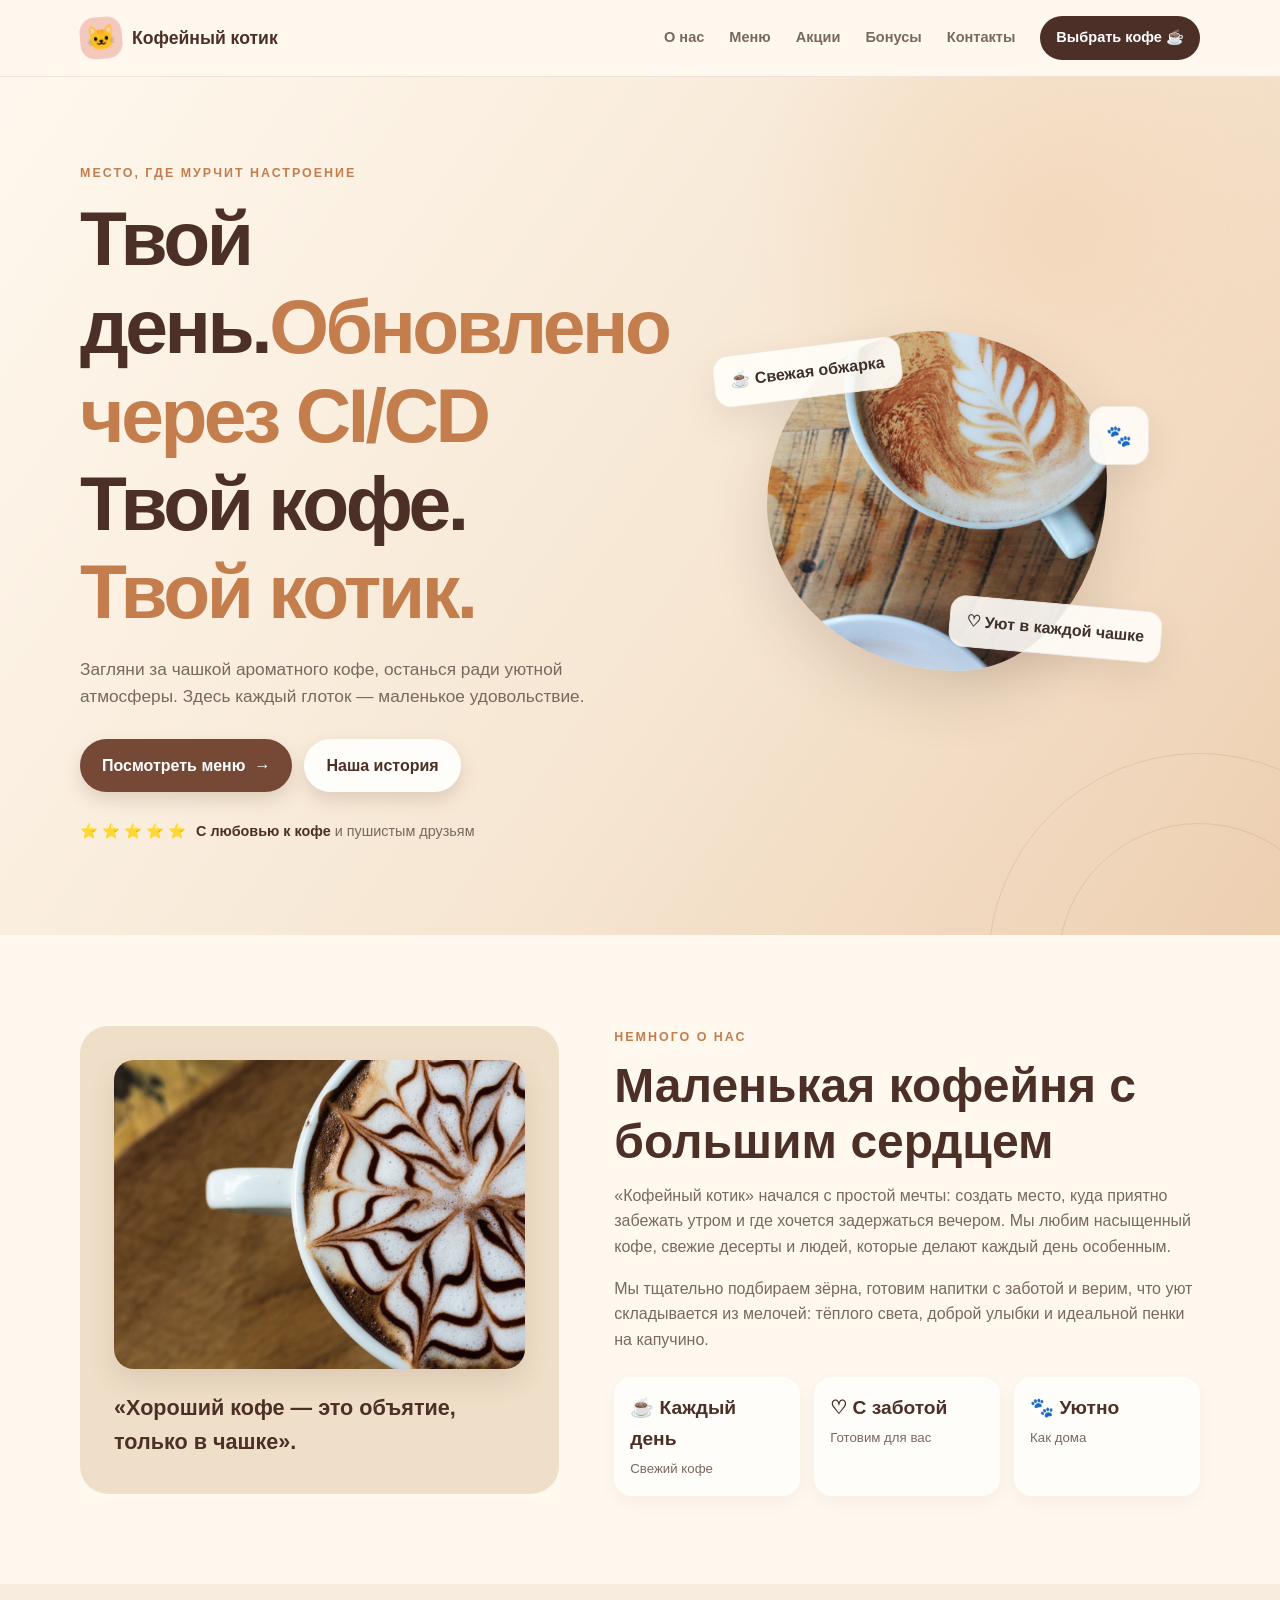
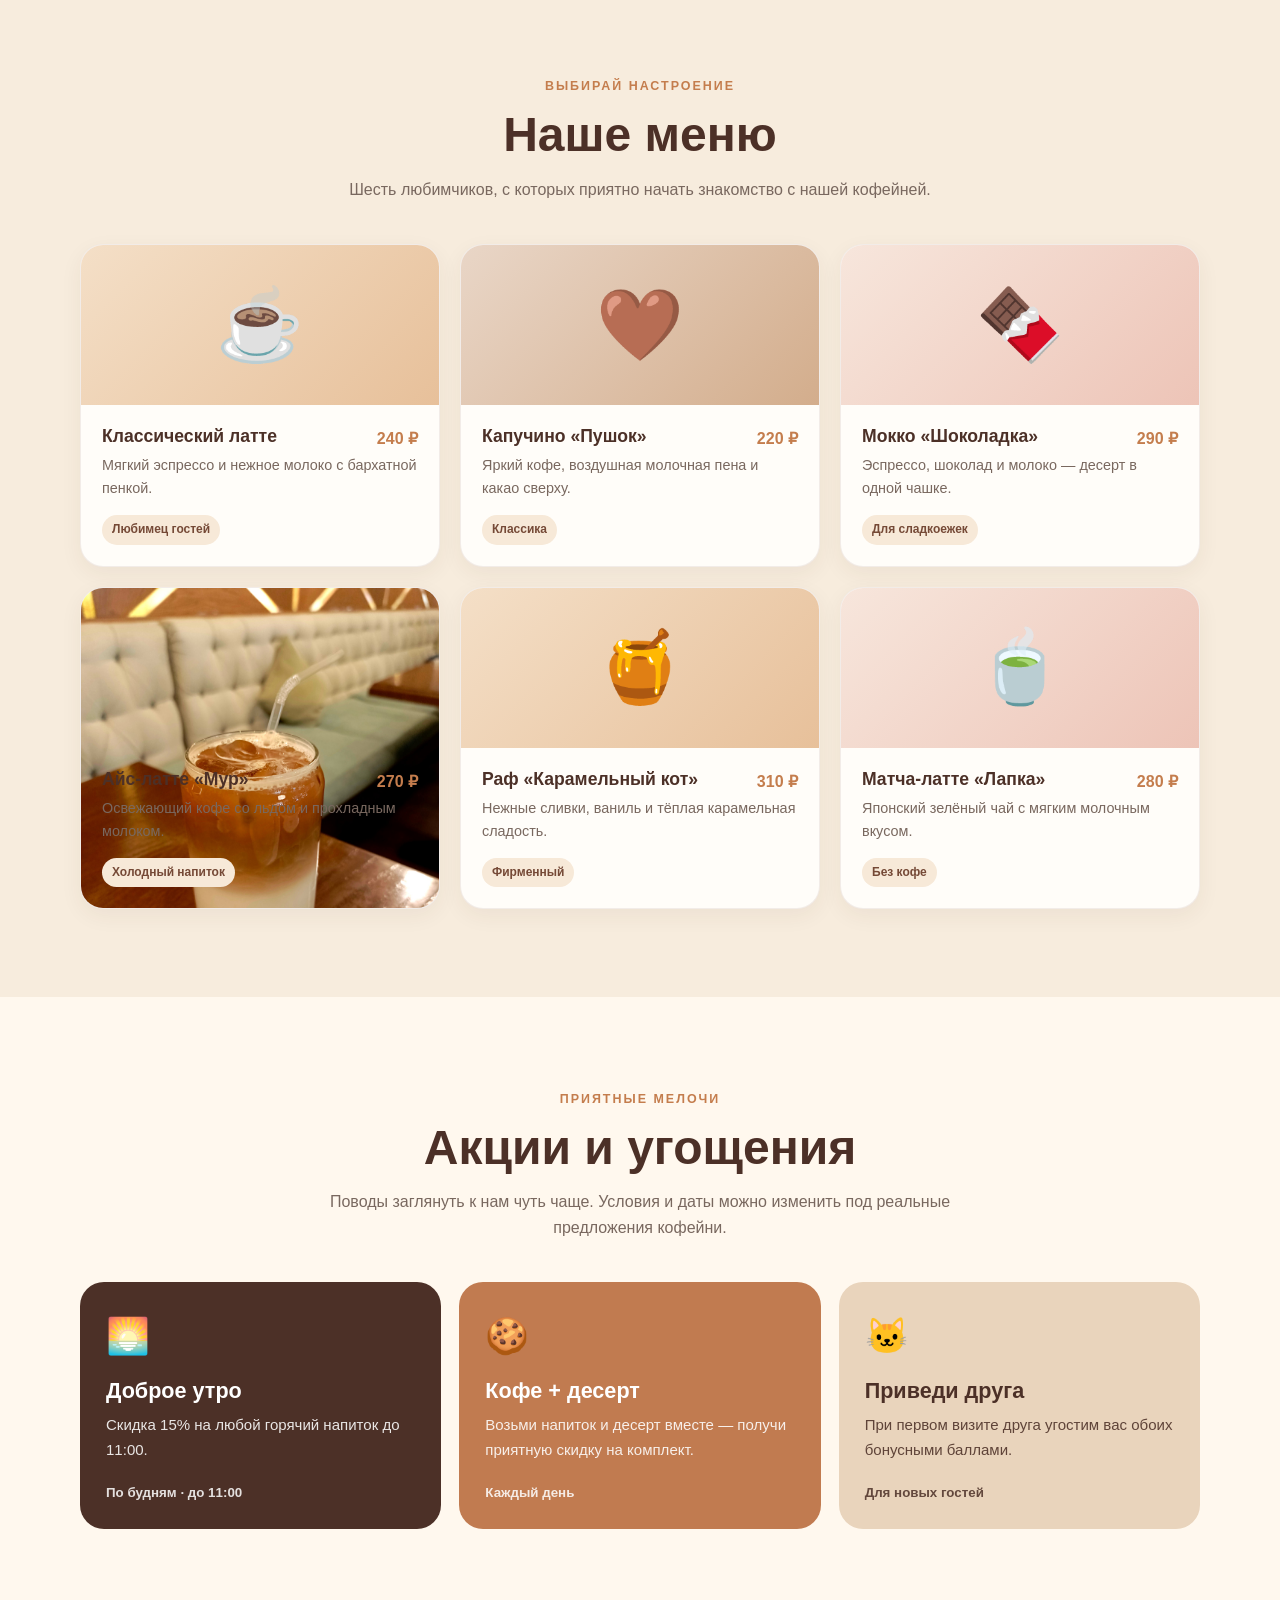
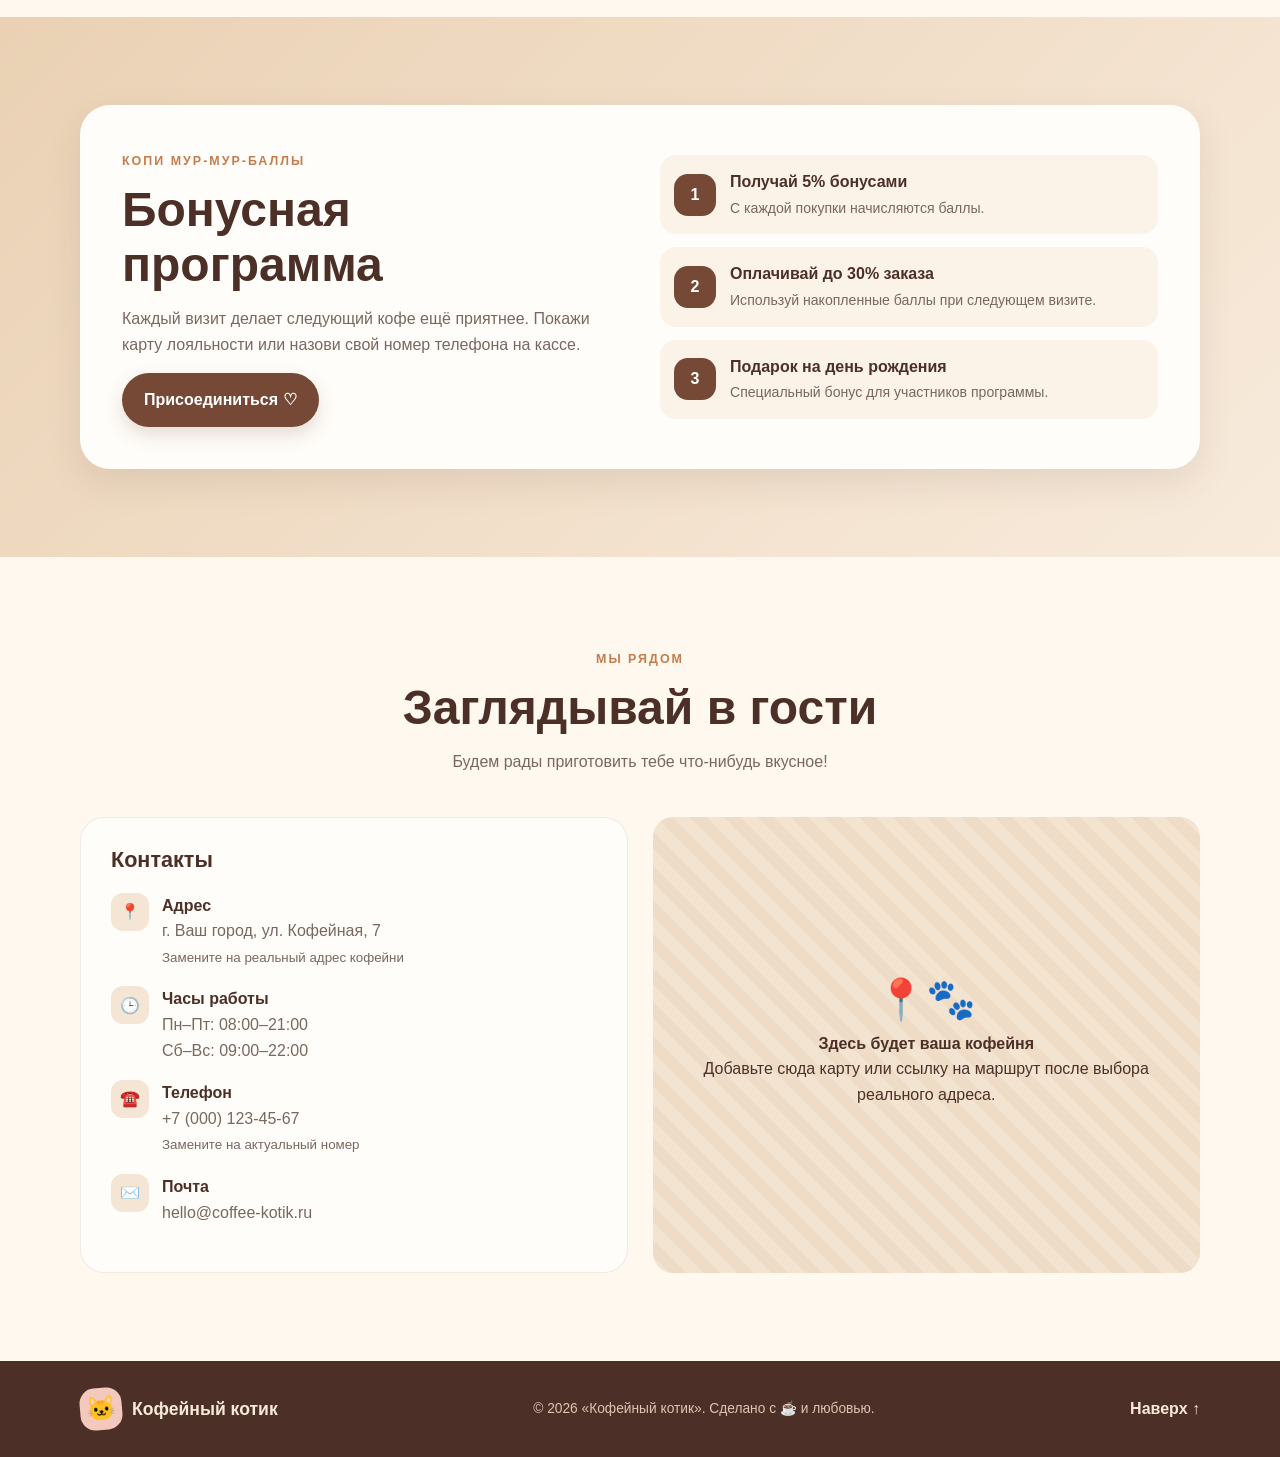
<file: index.html>
<!DOCTYPE html>
<html lang="ru">
<head>
  <meta charset="UTF-8">
  <meta name="viewport" content="width=device-width, initial-scale=1.0">
  <meta name="description" content="Кофейный котик — уютная кофейня с ароматным кофе, десертами и бонусами для гостей.">
  <meta name="theme-color" content="#fff8ee">
  <meta property="og:title" content="Кофейный котик — кофе с характером">
  <meta property="og:description" content="Кофейный котик — уютная кофейня с ароматным кофе, десертами и бонусами для гостей.">
  <meta property="og:type" content="website">
  <link rel="icon" href="data:image/svg+xml,<svg xmlns=%22http://www.w3.org/2000/svg%22 viewBox=%220 0 100 100%22><text y=%22.9em%22 font-size=%2290%22>🐱</text></svg>">
  <title>Кофейный котик — кофе с характером</title>
  <style>
    :root {
      --cream: #fff8ee;
      --beige: #f0dfc8;
      --sand: #e3c6a3;
      --brown: #4c3027;
      --coffee: #754936;
      --caramel: #c47d4d;
      --pink: #f3c9bd;
      --text: #3f302a;
      --muted: #79685f;
      --white: #fffdf9;
      --shadow: 0 14px 36px rgba(76, 48, 39, .10);
    }

    * { box-sizing: border-box; }
    html { scroll-behavior: smooth; scroll-padding-top: 88px; }
    body {
      margin: 0;
      background: var(--cream);
      color: var(--text);
      font-family: "Trebuchet MS", Arial, sans-serif;
      line-height: 1.6;
    }
    a { color: inherit; text-decoration: none; }
    button, a { -webkit-tap-highlight-color: transparent; }
    :focus-visible { outline: 3px solid var(--caramel); outline-offset: 3px; }
    .container { width: min(1120px, calc(100% - 40px)); margin: 0 auto; }
    .section { padding: 88px 0; }
    .section-heading { max-width: 650px; margin: 0 auto 42px; text-align: center; }
    .eyebrow {
      display: inline-block; margin-bottom: 10px; color: var(--caramel);
      font-size: .78rem; font-weight: 800; letter-spacing: .16em; text-transform: uppercase;
    }
    h1, h2, h3, p { margin-top: 0; }
    h1, h2, h3 { line-height: 1.15; }
    h2 { margin-bottom: 14px; color: var(--brown); font-size: clamp(2rem, 4vw, 3rem); }
    .section-heading p { color: var(--muted); margin-bottom: 0; }
    .btn {
      display: inline-flex; align-items: center; justify-content: center; gap: 9px;
      padding: 14px 22px; border: 0; border-radius: 999px;
      background: var(--coffee); color: white; font-weight: 800; cursor: pointer;
      box-shadow: 0 8px 18px rgba(117, 73, 54, .18);
      transition: transform .25s ease, background .25s ease, box-shadow .25s ease;
    }
    .btn:hover { transform: translateY(-3px); background: var(--brown); box-shadow: 0 12px 24px rgba(76,48,39,.22); }
    .btn-light { background: var(--white); color: var(--brown); }
    .btn-light:hover { background: var(--beige); color: var(--brown); }
    .site-header {
      position: sticky; top: 0; z-index: 1000; background: rgba(255,248,238,.94);
      border-bottom: 1px solid rgba(117,73,54,.12); backdrop-filter: blur(14px);
    }
    .nav-wrap { min-height: 76px; display: flex; align-items: center; justify-content: space-between; gap: 24px; }
    .brand { display: inline-flex; align-items: center; gap: 10px; color: var(--brown); font-size: 1.1rem; font-weight: 900; white-space: nowrap; }
    .brand-mark {
      display: grid; place-items: center; width: 42px; height: 42px; border-radius: 15px;
      background: var(--pink); font-size: 1.5rem; transform: rotate(-5deg);
    }
    .nav-links { display: flex; align-items: center; gap: clamp(12px, 2vw, 25px); }
    .nav-links a { font-size: .91rem; font-weight: 700; color: var(--muted); transition: color .2s ease; }
    .nav-links a:hover { color: var(--caramel); }
    .nav-links .nav-cta { padding: 10px 16px; border-radius: 99px; background: var(--brown); color: white; }
    .nav-links .nav-cta:hover { background: var(--caramel); color: #fff; }
    .hero {
      position: relative; overflow: hidden; padding: 82px 0 92px;
      background: radial-gradient(circle at 83% 18%, #f3d9bd 0, transparent 25%),
                  linear-gradient(125deg, #fff8ee 0%, #f6e6d2 58%, #edcfb1 100%);
    }
    .hero::before, .hero::after {
      position: absolute; content: ""; border: 1px solid rgba(117,73,54,.13); border-radius: 50%;
      pointer-events: none;
    }
    .hero::before { width: 420px; height: 420px; right: -130px; bottom: -240px; }
    .hero::after { width: 280px; height: 280px; right: -60px; bottom: -170px; }
    .hero-grid { display: grid; grid-template-columns: 1.08fr .92fr; align-items: center; gap: 45px; position: relative; z-index: 1; }
    .hero h1 { max-width: 650px; margin-bottom: 20px; color: var(--brown); font-size: clamp(2.8rem, 6vw, 5.3rem); letter-spacing: -.045em; }
    .hero h1 span { color: var(--caramel); }
    .hero-copy { max-width: 520px; margin-bottom: 28px; color: var(--muted); font-size: 1.08rem; }
    .hero-actions { display: flex; flex-wrap: wrap; gap: 12px; }
    .hero-note { display: flex; align-items: center; gap: 10px; margin-top: 28px; color: var(--muted); font-size: .9rem; }
    .hero-note strong { color: var(--brown); }
    .hero-art { min-height: 390px; display: grid; place-items: center; position: relative; }
    .coffee-illustration {
      width: min(340px, 82vw); aspect-ratio: 1; display: grid; place-items: center;
      position: relative; border-radius: 48% 52% 44% 56% / 51% 43% 57% 49%;
      background: #e5bd98; box-shadow: inset -18px -20px 0 rgba(117,73,54,.08), 0 24px 60px rgba(76,48,39,.14);
      animation: float 5s ease-in-out infinite;
    }
    .hero-photo {
      width: min(340px, 82vw); aspect-ratio: 1; object-fit: cover; display: block;
      border-radius: 48% 52% 44% 56% / 51% 43% 57% 49%;
      box-shadow: 0 24px 60px rgba(76,48,39,.16); animation: float 5s ease-in-out infinite;
    }
    .about-photo {
      width: 100%; aspect-ratio: 4 / 3; object-fit: cover; display: block;
      border-radius: 20px; box-shadow: 0 12px 28px rgba(76,48,39,.12);
    }
    .drink-art img {
      width: 100%; height: 100%; object-fit: cover; display: block;
    }
    .cup { position: relative; width: 190px; height: 150px; border-radius: 16px 16px 55px 55px; background: #fffaf3; box-shadow: inset -12px -8px 0 #ead9c5; transform: rotate(-7deg); }
    .cup::before { content: ""; position: absolute; right: -46px; top: 24px; width: 55px; height: 62px; border: 13px solid #fffaf3; border-left: 0; border-radius: 0 28px 28px 0; }
    .cup::after { content: ""; position: absolute; top: 14px; left: 15px; right: 15px; height: 20px; border-radius: 50%; background: #6d4030; box-shadow: inset 0 4px 0 #9e6a4c; }
    .cat-face { position: absolute; top: 54px; left: 0; right: 0; text-align: center; font-size: 3rem; }
    .steam { position: absolute; top: 48px; left: 50%; color: rgba(255,255,255,.85); font-size: 2rem; letter-spacing: 8px; transform: translateX(-50%); }
    .floating-label { position: absolute; padding: 12px 16px; border: 1px solid rgba(117,73,54,.1); border-radius: 16px; background: rgba(255,253,249,.9); box-shadow: var(--shadow); font-weight: 800; }
    .label-one { top: 40px; left: 0; transform: rotate(-7deg); }
    .label-two { right: 0; bottom: 42px; transform: rotate(5deg); }
    .label-three { top: 100px; right: 12px; font-size: 1.3rem; }
    .about-grid { display: grid; grid-template-columns: .9fr 1.1fr; gap: 55px; align-items: center; }
    .about-card { padding: 34px; border-radius: 28px; background: var(--beige); position: relative; overflow: hidden; }
    .about-card .big-cat { font-size: 5rem; line-height: 1; }
    .about-card blockquote { margin: 22px 0 0; color: var(--brown); font-size: 1.35rem; font-weight: 800; }
    .about-copy p { color: var(--muted); }
    .features { display: grid; grid-template-columns: repeat(3, 1fr); gap: 14px; margin-top: 25px; }
    .feature { padding: 16px; border-radius: 18px; background: var(--white); box-shadow: 0 6px 18px rgba(76,48,39,.05); }
    .feature b { display: block; color: var(--brown); font-size: 1.2rem; }
    .feature span { color: var(--muted); font-size: .83rem; }
    .menu-section { background: #f7ecdd; }
    .menu-grid { display: grid; grid-template-columns: repeat(3, 1fr); gap: 20px; }
    .drink-card { overflow: hidden; border: 1px solid rgba(117,73,54,.09); border-radius: 23px; background: var(--white); box-shadow: 0 7px 22px rgba(76,48,39,.06); transition: transform .25s ease, box-shadow .25s ease; }
    .drink-card:hover { transform: translateY(-7px); box-shadow: var(--shadow); }
    .drink-art { height: 160px; display: grid; place-items: center; background: linear-gradient(135deg, #f4dfc7, #e7c09a); font-size: 4.4rem; }
    .drink-card:nth-child(2n) .drink-art { background: linear-gradient(135deg, #e9d6c7, #d3ad8c); }
    .drink-card:nth-child(3n) .drink-art { background: linear-gradient(135deg, #f7e6dc, #edc4b7); }
    .drink-info { padding: 21px; }
    .drink-title-row { display: flex; justify-content: space-between; align-items: start; gap: 12px; }
    .drink-info h3 { margin-bottom: 8px; color: var(--brown); font-size: 1.1rem; }
    .price { color: var(--caramel); font-weight: 900; white-space: nowrap; }
    .drink-info p { min-height: 48px; margin-bottom: 0; color: var(--muted); font-size: .9rem; }
    .tag { display: inline-block; margin-top: 13px; padding: 5px 10px; border-radius: 99px; background: #f7e9d8; color: var(--coffee); font-size: .75rem; font-weight: 800; }
    .promos-grid { display: grid; grid-template-columns: repeat(3, 1fr); gap: 18px; }
    .promo { min-height: 245px; display: flex; flex-direction: column; align-items: flex-start; padding: 26px; border-radius: 24px; background: var(--brown); color: white; overflow: hidden; position: relative; }
    .promo:nth-child(2) { background: #c17b50; }
    .promo:nth-child(3) { background: #e9d4bc; color: var(--brown); }
    .promo .promo-icon { font-size: 2.2rem; margin-bottom: 14px; }
    .promo h3 { margin-bottom: 10px; font-size: 1.35rem; }
    .promo p { margin-bottom: 0; opacity: .88; font-size: .94rem; }
    .promo small { margin-top: auto; padding-top: 20px; font-weight: 800; opacity: .85; }
    .loyalty { background: linear-gradient(135deg, #ead1b4, #f8ebdc); }
    .loyalty-box { display: grid; grid-template-columns: 1fr 1fr; align-items: center; gap: 40px; padding: 42px; border-radius: 30px; background: var(--white); box-shadow: var(--shadow); }
    .loyalty-box p { color: var(--muted); }
    .loyalty-list { display: grid; gap: 13px; }
    .loyalty-step { display: flex; gap: 14px; align-items: center; padding: 14px; border-radius: 16px; background: #fbf2e8; }
    .step-number { flex: 0 0 42px; width: 42px; height: 42px; display: grid; place-items: center; border-radius: 14px; background: var(--coffee); color: white; font-weight: 900; }
    .loyalty-step b { display: block; color: var(--brown); }
    .loyalty-step span { color: var(--muted); font-size: .88rem; }
    .contacts-grid { display: grid; grid-template-columns: 1fr 1fr; gap: 25px; }
    .contact-card { padding: 30px; border: 1px solid rgba(117,73,54,.1); border-radius: 24px; background: var(--white); }
    .contact-card h3 { margin-bottom: 20px; color: var(--brown); font-size: 1.35rem; }
    .contact-line { display: flex; gap: 13px; margin: 17px 0; color: var(--muted); }
    .contact-line .icon { flex: 0 0 38px; width: 38px; height: 38px; display: grid; place-items: center; border-radius: 12px; background: #f4e5d4; }
    .contact-line b { display: block; color: var(--brown); }
    .map-placeholder { min-height: 230px; display: grid; place-items: center; text-align: center; padding: 24px; border-radius: 20px; background: repeating-linear-gradient(45deg, #f3e4d2, #f3e4d2 12px, #eedcc7 12px, #eedcc7 24px); color: var(--brown); }
    .map-placeholder span { display: block; font-size: 2.5rem; }
    .footer { padding: 27px 0; background: var(--brown); color: #f8e9d8; }
    .footer .brand { color: #f8e9d8; }
    .footer-inner { display: flex; align-items: center; justify-content: space-between; gap: 18px; }
    .footer p { margin: 0; color: #ddc5b0; font-size: .86rem; }
    .footer a { font-weight: 800; }
    .footer a:hover { color: white; }
    .reveal { animation: rise-in .7s ease both; }
    @keyframes float { 0%,100% { transform: translateY(0) rotate(-2deg); } 50% { transform: translateY(-12px) rotate(2deg); } }
    @keyframes rise-in { from { opacity: 0; transform: translateY(18px); } to { opacity: 1; transform: translateY(0); } }

    @media (max-width: 900px) {
      html { scroll-padding-top: 120px; }
      .nav-wrap { align-items: flex-start; flex-direction: column; gap: 8px; padding: 13px 0; }
      .nav-links { width: 100%; gap: 17px; overflow-x: auto; padding: 3px 0 7px; }
      .nav-links a { white-space: nowrap; font-size: .86rem; }
      .hero-grid { grid-template-columns: 1fr  .8fr; gap: 20px; }
      .hero-art { min-height: 320px; }
      .menu-grid, .promos-grid { grid-template-columns: repeat(2, 1fr); }
      .promos-grid .promo:last-child { grid-column: 1 / -1; min-height: 200px; }
    }
    @media (max-width: 650px) {
      .container { width: min(100% - 28px, 520px); }
      .section { padding: 62px 0; }
      .nav-wrap { min-height: auto; }
      .brand { font-size: 1rem; }
      .brand-mark { width: 36px; height: 36px; }
      .nav-links { gap: 16px; }
      .nav-links .nav-cta { padding: 8px 12px; }
      .hero { padding: 55px 0 62px; }
      .hero-grid, .about-grid, .loyalty-box, .contacts-grid { grid-template-columns: 1fr; }
      .hero h1 { font-size: clamp(2.6rem, 12vw, 4rem); }
      .hero-copy { font-size: 1rem; }
      .hero-art { min-height: 300px; margin-top: 5px; }
      .coffee-illustration { width: 260px; }
      .hero-photo { width: 260px; }
      .cup { transform: scale(.82) rotate(-7deg); }
      .label-one { left: 2px; top: 22px; }
      .label-two { right: 0; bottom: 20px; }
      .label-three { right: 0; top: 62px; }
      .about-card { padding: 26px; }
      .features { gap: 8px; }
      .feature { padding: 12px; }
      .feature b { font-size: 1rem; }
      .feature span { font-size: .75rem; }
      .menu-grid, .promos-grid { grid-template-columns: 1fr; }
      .promos-grid .promo:last-child { grid-column: auto; }
      .drink-art { height: 145px; }
      .loyalty-box { padding: 24px; gap: 20px; }
      .contact-card { padding: 23px; }
      .footer-inner { align-items: flex-start; flex-direction: column; }
    }
    @media (prefers-reduced-motion: reduce) {
      *, *::before, *::after { scroll-behavior: auto !important; animation-duration: .01ms !important; animation-iteration-count: 1 !important; transition-duration: .01ms !important; }
    }
  </style>
</head>
<body>
  <header class="site-header">
    <div class="container nav-wrap">
      <a class="brand" href="#home" aria-label="Кофейный котик — на главную">
        <span class="brand-mark">🐱</span><span>Кофейный котик</span>
      </a>
      <nav class="nav-links" aria-label="Главная навигация">
        <a href="#about">О нас</a>
        <a href="#menu">Меню</a>
        <a href="#promotions">Акции</a>
        <a href="#loyalty">Бонусы</a>
        <a href="#contacts">Контакты</a>
        <a class="nav-cta" href="#menu">Выбрать кофе ☕</a>
      </nav>
    </div>
  </header>

  <main>
    <section class="hero" id="home">
      <div class="container hero-grid">
        <div class="reveal">
          <span class="eyebrow">Место, где мурчит настроение</span>
          <h1>Твой день.<span>Обновлено через CI/CD</span><br>Твой кофе.<br><span>Твой котик.</span></h1>
          <p class="hero-copy">Загляни за чашкой ароматного кофе, останься ради уютной атмосферы. Здесь каждый глоток — маленькое удовольствие.</p>
          <div class="hero-actions">
            <a class="btn" href="#menu">Посмотреть меню <span>→</span></a>
            <a class="btn btn-light" href="#about">Наша история</a>
          </div>
          <div class="hero-note"><span>⭐ ⭐ ⭐ ⭐ ⭐</span><span><strong>С любовью к кофе</strong> и пушистым друзьям</span></div>
        </div>
        <div class="hero-art" aria-label="Чашка классического латте">
          <img class="hero-photo" src="Кофе капучино латте - 1280x853.jpg" alt="Классический латте с бархатной пенкой">
          <div class="floating-label label-one">☕ Свежая обжарка</div>
          <div class="floating-label label-two">♡ Уют в каждой чашке</div>
          <div class="floating-label label-three">🐾</div>
        </div>
      </div>
    </section>

    <section class="section" id="about">
      <div class="container about-grid">
        <div class="about-card">
          <img class="about-photo" src="Красивый рисунок на капучино - 1280x853.jpg" alt="Красивый рисунок на капучино — визитная карточка кофейни">
          <blockquote>«Хороший кофе — это объятие, только в чашке».</blockquote>
        </div>
        <div class="about-copy">
          <span class="eyebrow">Немного о нас</span>
          <h2>Маленькая кофейня с большим сердцем</h2>
          <p>«Кофейный котик» начался с простой мечты: создать место, куда приятно забежать утром и где хочется задержаться вечером. Мы любим насыщенный кофе, свежие десерты и людей, которые делают каждый день особенным.</p>
          <p>Мы тщательно подбираем зёрна, готовим напитки с заботой и верим, что уют складывается из мелочей: тёплого света, доброй улыбки и идеальной пенки на капучино.</p>
          <div class="features">
            <div class="feature"><b>☕ Каждый день</b><span>Свежий кофе</span></div>
            <div class="feature"><b>♡ С заботой</b><span>Готовим для вас</span></div>
            <div class="feature"><b>🐾 Уютно</b><span>Как дома</span></div>
          </div>
        </div>
      </div>
    </section>

    <section class="section menu-section" id="menu">
      <div class="container">
        <div class="section-heading">
          <span class="eyebrow">Выбирай настроение</span>
          <h2>Наше меню</h2>
          <p>Шесть любимчиков, с которых приятно начать знакомство с нашей кофейней.</p>
        </div>
        <div class="menu-grid">
          <article class="drink-card">
            <div class="drink-art">☕</div>
            <div class="drink-info"><div class="drink-title-row"><h3>Классический латте</h3><span class="price">240 ₽</span></div><p>Мягкий эспрессо и нежное молоко с бархатной пенкой.</p><span class="tag">Любимец гостей</span></div>
          </article>
          <article class="drink-card">
            <div class="drink-art">🤎</div>
            <div class="drink-info"><div class="drink-title-row"><h3>Капучино «Пушок»</h3><span class="price">220 ₽</span></div><p>Яркий кофе, воздушная молочная пена и какао сверху.</p><span class="tag">Классика</span></div>
          </article>
          <article class="drink-card">
            <div class="drink-art">🍫</div>
            <div class="drink-info"><div class="drink-title-row"><h3>Мокко «Шоколадка»</h3><span class="price">290 ₽</span></div><p>Эспрессо, шоколад и молоко — десерт в одной чашке.</p><span class="tag">Для сладкоежек</span></div>
          </article>
          <article class="drink-card">
            <div class="drink-art"><img src="Холодный кофейный напиток со льдом - 960x1280.jpg" alt="Айс-латте «Мур» со льдом"></div>
            <div class="drink-info"><div class="drink-title-row"><h3>Айс-латте «Мур»</h3><span class="price">270 ₽</span></div><p>Освежающий кофе со льдом и прохладным молоком.</p><span class="tag">Холодный напиток</span></div>
          </article>
          <article class="drink-card">
            <div class="drink-art">🍯</div>
            <div class="drink-info"><div class="drink-title-row"><h3>Раф «Карамельный кот»</h3><span class="price">310 ₽</span></div><p>Нежные сливки, ваниль и тёплая карамельная сладость.</p><span class="tag">Фирменный</span></div>
          </article>
          <article class="drink-card">
            <div class="drink-art">🍵</div>
            <div class="drink-info"><div class="drink-title-row"><h3>Матча-латте «Лапка»</h3><span class="price">280 ₽</span></div><p>Японский зелёный чай с мягким молочным вкусом.</p><span class="tag">Без кофе</span></div>
          </article>
        </div>
      </div>
    </section>

    <section class="section" id="promotions">
      <div class="container">
        <div class="section-heading">
          <span class="eyebrow">Приятные мелочи</span>
          <h2>Акции и угощения</h2>
          <p>Поводы заглянуть к нам чуть чаще. Условия и даты можно изменить под реальные предложения кофейни.</p>
        </div>
        <div class="promos-grid">
          <article class="promo"><div class="promo-icon">🌅</div><h3>Доброе утро</h3><p>Скидка 15% на любой горячий напиток до 11:00.</p><small>По будням · до 11:00</small></article>
          <article class="promo"><div class="promo-icon">🍪</div><h3>Кофе + десерт</h3><p>Возьми напиток и десерт вместе — получи приятную скидку на комплект.</p><small>Каждый день</small></article>
          <article class="promo"><div class="promo-icon">🐱</div><h3>Приведи друга</h3><p>При первом визите друга угостим вас обоих бонусными баллами.</p><small>Для новых гостей</small></article>
        </div>
      </div>
    </section>

    <section class="section loyalty" id="loyalty">
      <div class="container loyalty-box">
        <div>
          <span class="eyebrow">Копи мур-мур-баллы</span>
          <h2>Бонусная программа</h2>
          <p>Каждый визит делает следующий кофе ещё приятнее. Покажи карту лояльности или назови свой номер телефона на кассе.</p>
          <a class="btn" href="#contacts">Присоединиться ♡</a>
        </div>
        <div class="loyalty-list">
          <div class="loyalty-step"><div class="step-number">1</div><div><b>Получай 5% бонусами</b><span>С каждой покупки начисляются баллы.</span></div></div>
          <div class="loyalty-step"><div class="step-number">2</div><div><b>Оплачивай до 30% заказа</b><span>Используй накопленные баллы при следующем визите.</span></div></div>
          <div class="loyalty-step"><div class="step-number">3</div><div><b>Подарок на день рождения</b><span>Специальный бонус для участников программы.</span></div></div>
        </div>
      </div>
    </section>

    <section class="section" id="contacts">
      <div class="container">
        <div class="section-heading">
          <span class="eyebrow">Мы рядом</span>
          <h2>Заглядывай в гости</h2>
          <p>Будем рады приготовить тебе что-нибудь вкусное!</p>
        </div>
        <div class="contacts-grid">
          <div class="contact-card">
            <h3>Контакты</h3>
            <div class="contact-line"><span class="icon">📍</span><div><b>Адрес</b>г. Ваш город, ул. Кофейная, 7 <br><small>Замените на реальный адрес кофейни</small></div></div>
            <div class="contact-line"><span class="icon">🕒</span><div><b>Часы работы</b>Пн–Пт: 08:00–21:00<br>Сб–Вс: 09:00–22:00</div></div>
            <div class="contact-line"><span class="icon">☎️</span><div><b>Телефон</b><a href="tel:+70001234567">+7 (000) 123-45-67</a> <br><small>Замените на актуальный номер</small></div></div>
            <div class="contact-line"><span class="icon">✉️</span><div><b>Почта</b><a href="mailto:hello@coffee-kotik.ru">hello@coffee-kotik.ru</a></div></div>
          </div>
          <div class="map-placeholder"><div><span>📍🐾</span><b>Здесь будет ваша кофейня</b><p>Добавьте сюда карту или ссылку на маршрут после выбора реального адреса.</p></div></div>
        </div>
      </div>
    </section>
  </main>

  <footer class="footer">
    <div class="container footer-inner">
      <a class="brand" href="#home"><span class="brand-mark">🐱</span><span>Кофейный котик</span></a>
      <p>© 2026 «Кофейный котик». Сделано с ☕ и любовью.</p>
      <a href="#home">Наверх ↑</a>
    </div>
  </footer>
</body>
</html>
</file>
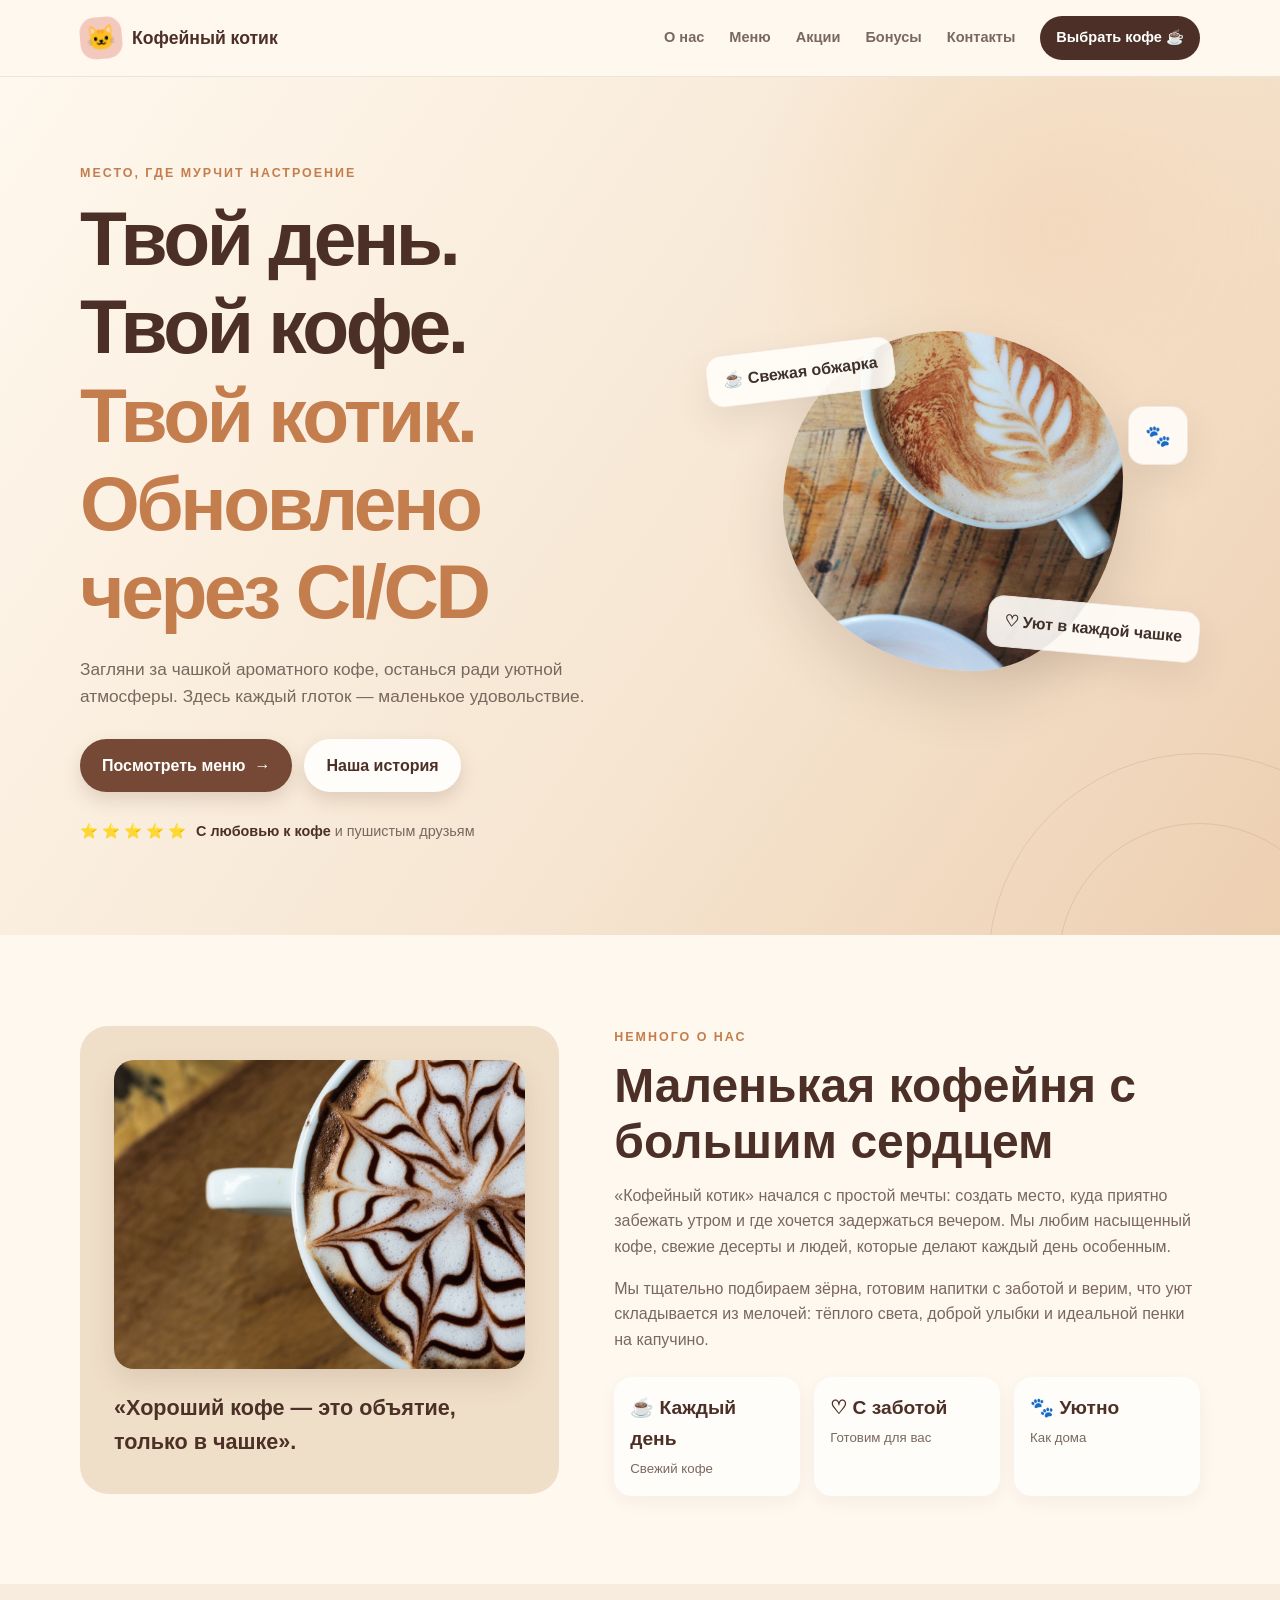
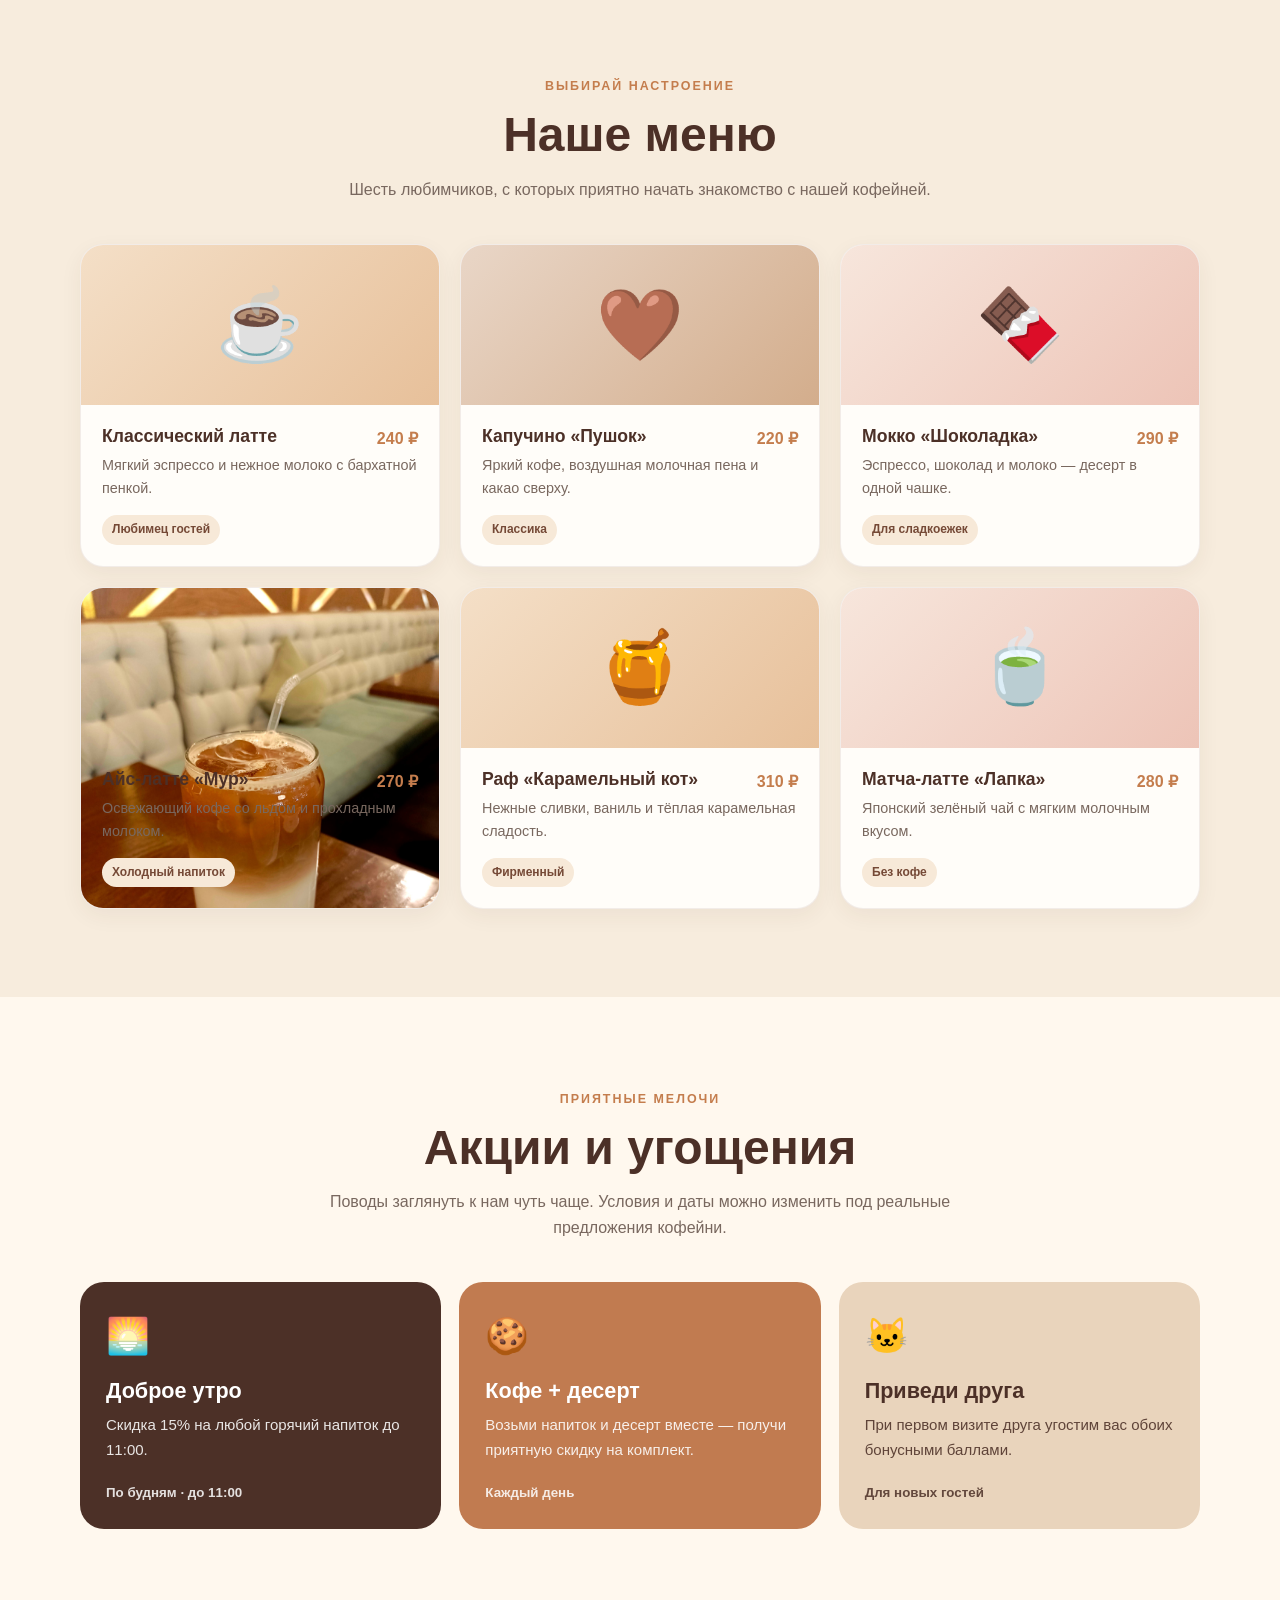
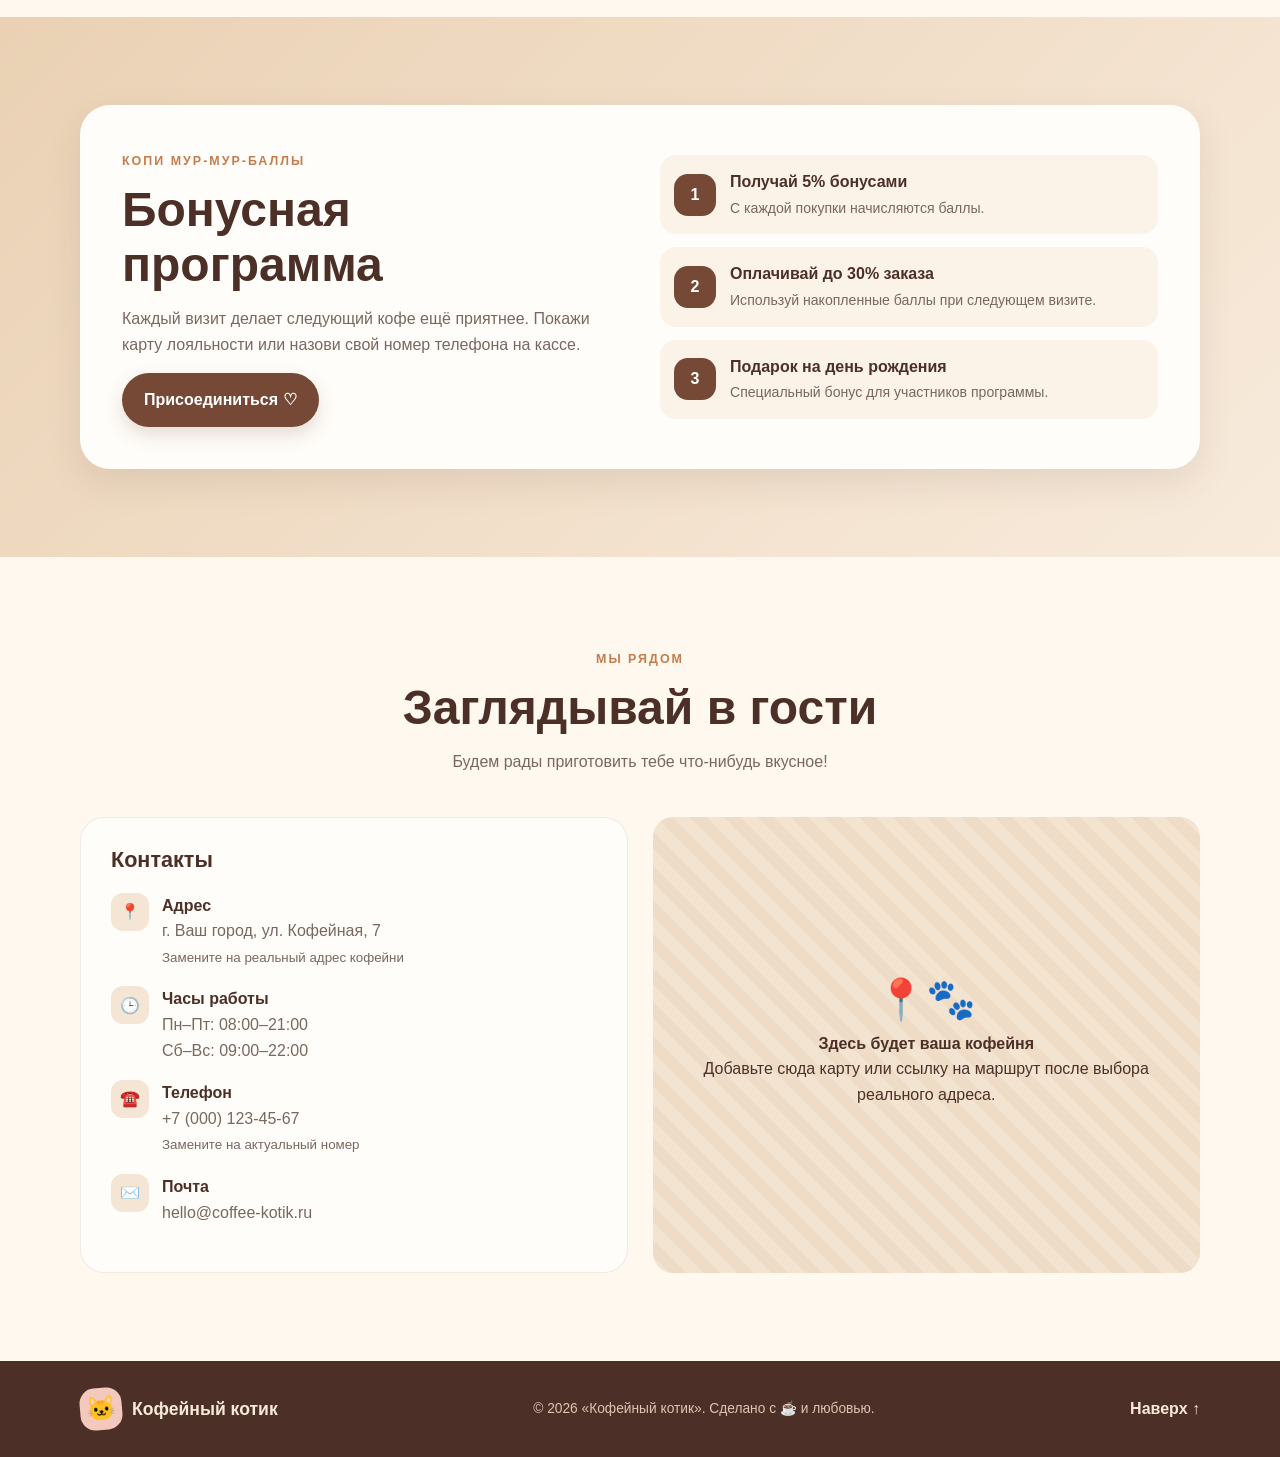
<file: index (1).html>
<!DOCTYPE html>
<html lang="ru">
<head>
  <meta charset="UTF-8">
  <meta name="viewport" content="width=device-width, initial-scale=1.0">
  <meta name="description" content="Кофейный котик — уютная кофейня с ароматным кофе, десертами и бонусами для гостей.">
  <meta name="theme-color" content="#fff8ee">
  <meta property="og:title" content="Кофейный котик — кофе с характером">
  <meta property="og:description" content="Кофейный котик — уютная кофейня с ароматным кофе, десертами и бонусами для гостей.">
  <meta property="og:type" content="website">
  <link rel="icon" href="data:image/svg+xml,<svg xmlns=%22http://www.w3.org/2000/svg%22 viewBox=%220 0 100 100%22><text y=%22.9em%22 font-size=%2290%22>🐱</text></svg>">
  <title>Кофейный котик — кофе с характером</title>
  <link rel="stylesheet" href="style.css">
</head>
<body>
  <header class="site-header">
    <div class="container nav-wrap">
      <a class="brand" href="#home" aria-label="Кофейный котик — на главную">
        <span class="brand-mark">🐱</span><span>Кофейный котик</span>
      </a>
      <nav class="nav-links" aria-label="Главная навигация">
        <a href="#about">О нас</a>
        <a href="#menu">Меню</a>
        <a href="#promotions">Акции</a>
        <a href="#loyalty">Бонусы</a>
        <a href="#contacts">Контакты</a>
        <a class="nav-cta" href="#menu">Выбрать кофе ☕</a>
      </nav>
    </div>
  </header>

  <main>
    <section class="hero" id="home">
      <div class="container hero-grid">
        <div class="reveal">
          <span class="eyebrow">Место, где мурчит настроение</span>
          <h1>Твой день.<br>Твой кофе.<br><span>Твой котик. Обновлено через CI/CD</span></h1>
          <p class="hero-copy">Загляни за чашкой ароматного кофе, останься ради уютной атмосферы. Здесь каждый глоток — маленькое удовольствие.</p>
          <div class="hero-actions">
            <a class="btn" href="#menu">Посмотреть меню <span>→</span></a>
            <a class="btn btn-light" href="#about">Наша история</a>
          </div>
          <div class="hero-note"><span>⭐ ⭐ ⭐ ⭐ ⭐</span><span><strong>С любовью к кофе</strong> и пушистым друзьям</span></div>
        </div>
        <div class="hero-art" aria-label="Чашка классического латте">
          <img class="hero-photo" src="Кофе капучино латте - 1280x853.jpg" alt="Классический латте с бархатной пенкой">
          <div class="floating-label label-one">☕ Свежая обжарка</div>
          <div class="floating-label label-two">♡ Уют в каждой чашке</div>
          <div class="floating-label label-three">🐾</div>
        </div>
      </div>
    </section>

    <section class="section" id="about">
      <div class="container about-grid">
        <div class="about-card">
          <img class="about-photo" src="Красивый рисунок на капучино - 1280x853.jpg" alt="Красивый рисунок на капучино — визитная карточка кофейни">
          <blockquote>«Хороший кофе — это объятие, только в чашке».</blockquote>
        </div>
        <div class="about-copy">
          <span class="eyebrow">Немного о нас</span>
          <h2>Маленькая кофейня с большим сердцем</h2>
          <p>«Кофейный котик» начался с простой мечты: создать место, куда приятно забежать утром и где хочется задержаться вечером. Мы любим насыщенный кофе, свежие десерты и людей, которые делают каждый день особенным.</p>
          <p>Мы тщательно подбираем зёрна, готовим напитки с заботой и верим, что уют складывается из мелочей: тёплого света, доброй улыбки и идеальной пенки на капучино.</p>
          <div class="features">
            <div class="feature"><b>☕ Каждый день</b><span>Свежий кофе</span></div>
            <div class="feature"><b>♡ С заботой</b><span>Готовим для вас</span></div>
            <div class="feature"><b>🐾 Уютно</b><span>Как дома</span></div>
          </div>
        </div>
      </div>
    </section>

    <section class="section menu-section" id="menu">
      <div class="container">
        <div class="section-heading">
          <span class="eyebrow">Выбирай настроение</span>
          <h2>Наше меню</h2>
          <p>Шесть любимчиков, с которых приятно начать знакомство с нашей кофейней.</p>
        </div>
        <div class="menu-grid">
          <article class="drink-card">
            <div class="drink-art">☕</div>
            <div class="drink-info"><div class="drink-title-row"><h3>Классический латте</h3><span class="price">240 ₽</span></div><p>Мягкий эспрессо и нежное молоко с бархатной пенкой.</p><span class="tag">Любимец гостей</span></div>
          </article>
          <article class="drink-card">
            <div class="drink-art">🤎</div>
            <div class="drink-info"><div class="drink-title-row"><h3>Капучино «Пушок»</h3><span class="price">220 ₽</span></div><p>Яркий кофе, воздушная молочная пена и какао сверху.</p><span class="tag">Классика</span></div>
          </article>
          <article class="drink-card">
            <div class="drink-art">🍫</div>
            <div class="drink-info"><div class="drink-title-row"><h3>Мокко «Шоколадка»</h3><span class="price">290 ₽</span></div><p>Эспрессо, шоколад и молоко — десерт в одной чашке.</p><span class="tag">Для сладкоежек</span></div>
          </article>
          <article class="drink-card">
            <div class="drink-art"><img src="Холодный кофейный напиток со льдом - 960x1280.jpg" alt="Айс-латте «Мур» со льдом"></div>
            <div class="drink-info"><div class="drink-title-row"><h3>Айс-латте «Мур»</h3><span class="price">270 ₽</span></div><p>Освежающий кофе со льдом и прохладным молоком.</p><span class="tag">Холодный напиток</span></div>
          </article>
          <article class="drink-card">
            <div class="drink-art">🍯</div>
            <div class="drink-info"><div class="drink-title-row"><h3>Раф «Карамельный кот»</h3><span class="price">310 ₽</span></div><p>Нежные сливки, ваниль и тёплая карамельная сладость.</p><span class="tag">Фирменный</span></div>
          </article>
          <article class="drink-card">
            <div class="drink-art">🍵</div>
            <div class="drink-info"><div class="drink-title-row"><h3>Матча-латте «Лапка»</h3><span class="price">280 ₽</span></div><p>Японский зелёный чай с мягким молочным вкусом.</p><span class="tag">Без кофе</span></div>
          </article>
        </div>
      </div>
    </section>

    <section class="section" id="promotions">
      <div class="container">
        <div class="section-heading">
          <span class="eyebrow">Приятные мелочи</span>
          <h2>Акции и угощения</h2>
          <p>Поводы заглянуть к нам чуть чаще. Условия и даты можно изменить под реальные предложения кофейни.</p>
        </div>
        <div class="promos-grid">
          <article class="promo"><div class="promo-icon">🌅</div><h3>Доброе утро</h3><p>Скидка 15% на любой горячий напиток до 11:00.</p><small>По будням · до 11:00</small></article>
          <article class="promo"><div class="promo-icon">🍪</div><h3>Кофе + десерт</h3><p>Возьми напиток и десерт вместе — получи приятную скидку на комплект.</p><small>Каждый день</small></article>
          <article class="promo"><div class="promo-icon">🐱</div><h3>Приведи друга</h3><p>При первом визите друга угостим вас обоих бонусными баллами.</p><small>Для новых гостей</small></article>
        </div>
      </div>
    </section>

    <section class="section loyalty" id="loyalty">
      <div class="container loyalty-box">
        <div>
          <span class="eyebrow">Копи мур-мур-баллы</span>
          <h2>Бонусная программа</h2>
          <p>Каждый визит делает следующий кофе ещё приятнее. Покажи карту лояльности или назови свой номер телефона на кассе.</p>
          <a class="btn" href="#contacts">Присоединиться ♡</a>
        </div>
        <div class="loyalty-list">
          <div class="loyalty-step"><div class="step-number">1</div><div><b>Получай 5% бонусами</b><span>С каждой покупки начисляются баллы.</span></div></div>
          <div class="loyalty-step"><div class="step-number">2</div><div><b>Оплачивай до 30% заказа</b><span>Используй накопленные баллы при следующем визите.</span></div></div>
          <div class="loyalty-step"><div class="step-number">3</div><div><b>Подарок на день рождения</b><span>Специальный бонус для участников программы.</span></div></div>
        </div>
      </div>
    </section>

    <section class="section" id="contacts">
      <div class="container">
        <div class="section-heading">
          <span class="eyebrow">Мы рядом</span>
          <h2>Заглядывай в гости</h2>
          <p>Будем рады приготовить тебе что-нибудь вкусное!</p>
        </div>
        <div class="contacts-grid">
          <div class="contact-card">
            <h3>Контакты</h3>
            <div class="contact-line"><span class="icon">📍</span><div><b>Адрес</b>г. Ваш город, ул. Кофейная, 7 <br><small>Замените на реальный адрес кофейни</small></div></div>
            <div class="contact-line"><span class="icon">🕒</span><div><b>Часы работы</b>Пн–Пт: 08:00–21:00<br>Сб–Вс: 09:00–22:00</div></div>
            <div class="contact-line"><span class="icon">☎️</span><div><b>Телефон</b><a href="tel:+70001234567">+7 (000) 123-45-67</a> <br><small>Замените на актуальный номер</small></div></div>
            <div class="contact-line"><span class="icon">✉️</span><div><b>Почта</b><a href="mailto:hello@coffee-kotik.ru">hello@coffee-kotik.ru</a></div></div>
          </div>
          <div class="map-placeholder"><div><span>📍🐾</span><b>Здесь будет ваша кофейня</b><p>Добавьте сюда карту или ссылку на маршрут после выбора реального адреса.</p></div></div>
        </div>
      </div>
    </section>
  </main>

  <footer class="footer">
    <div class="container footer-inner">
      <a class="brand" href="#home"><span class="brand-mark">🐱</span><span>Кофейный котик</span></a>
      <p>© 2026 «Кофейный котик». Сделано с ☕ и любовью.</p>
      <a href="#home">Наверх ↑</a>
    </div>
  </footer>
</body>
</html>
</file>
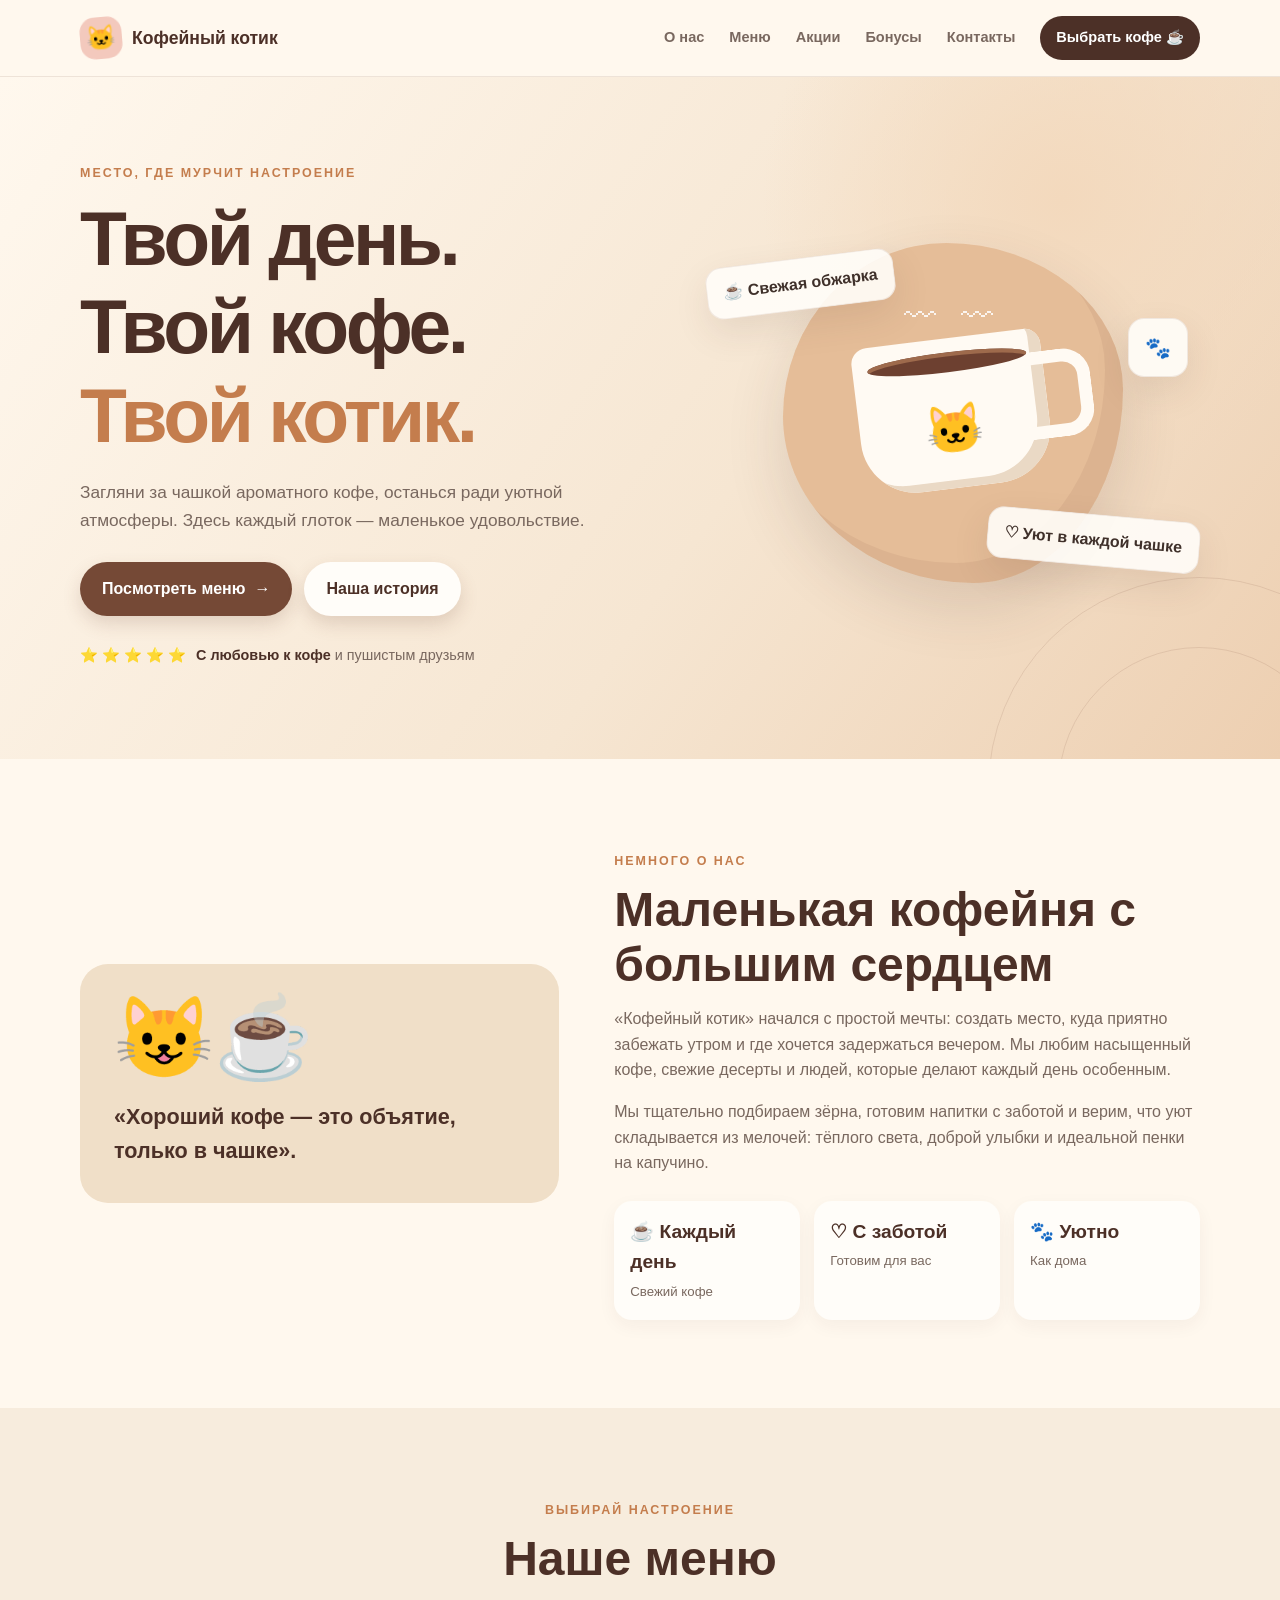
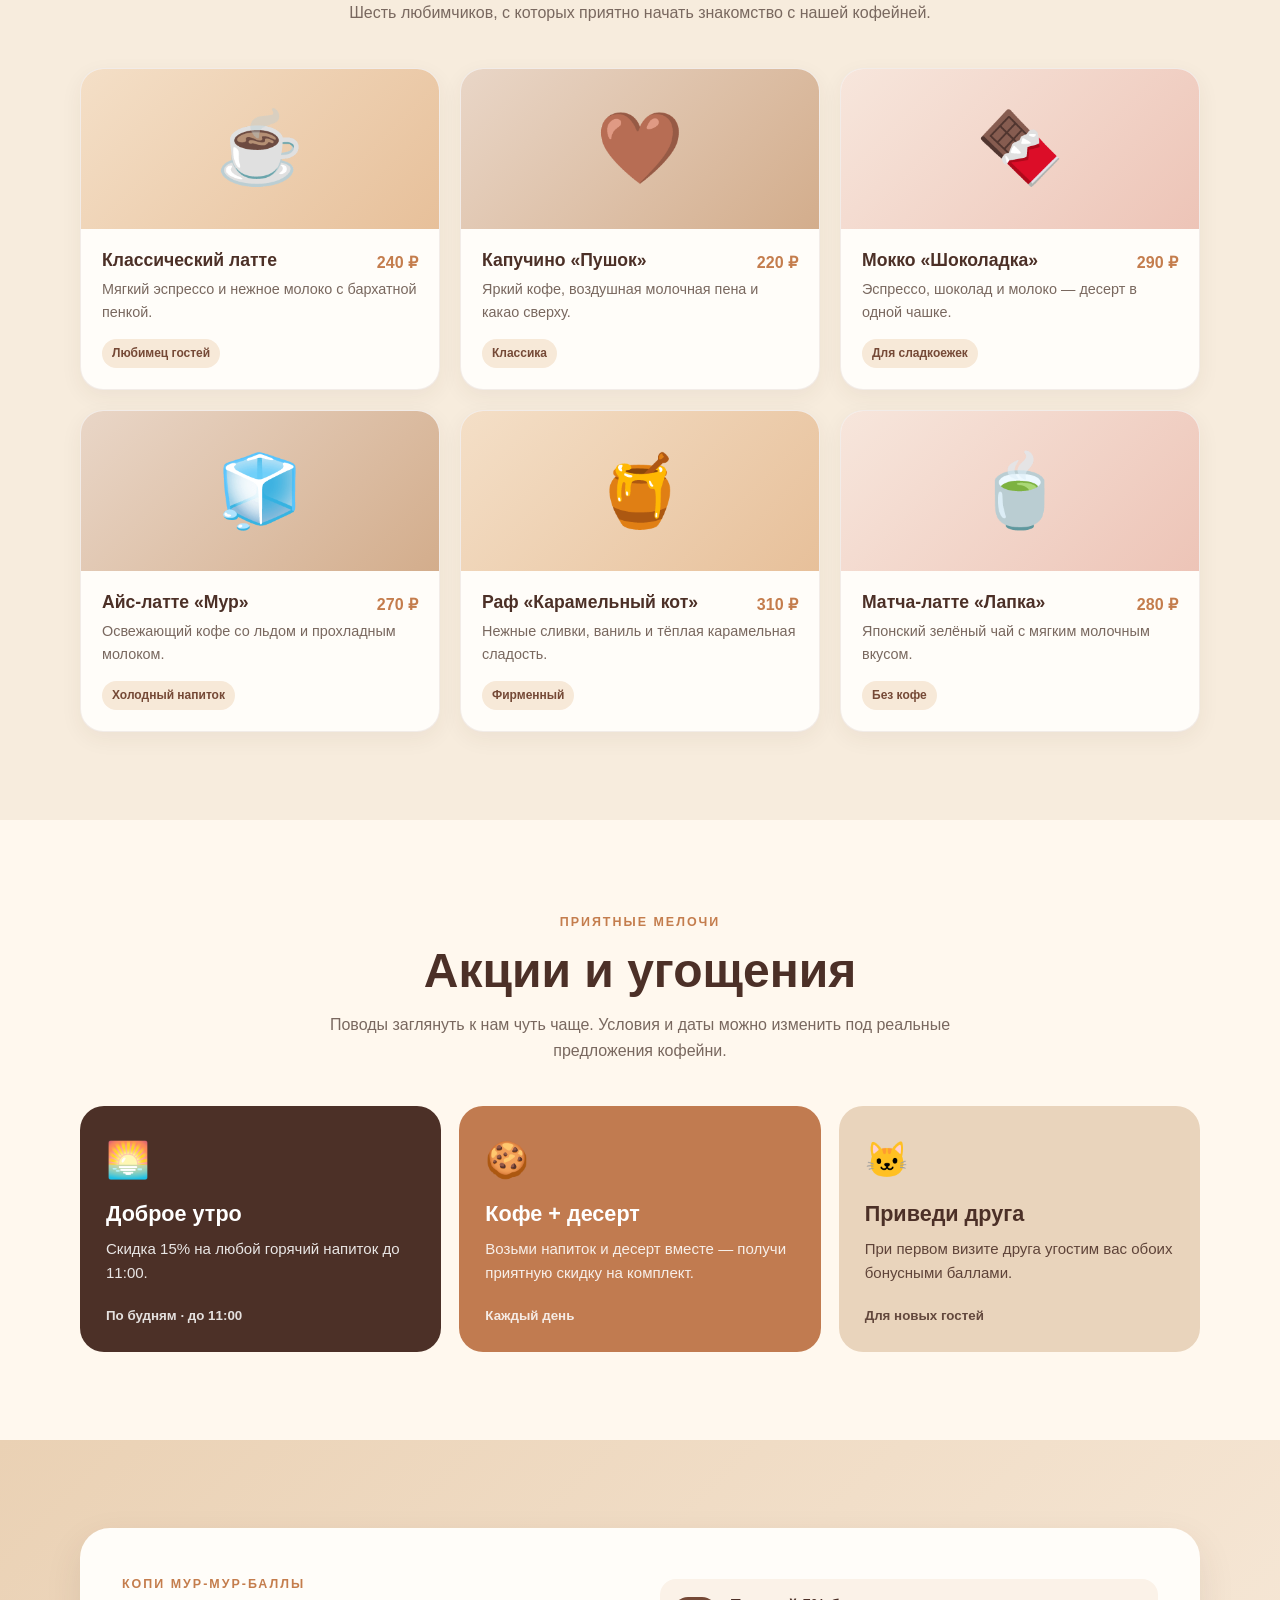
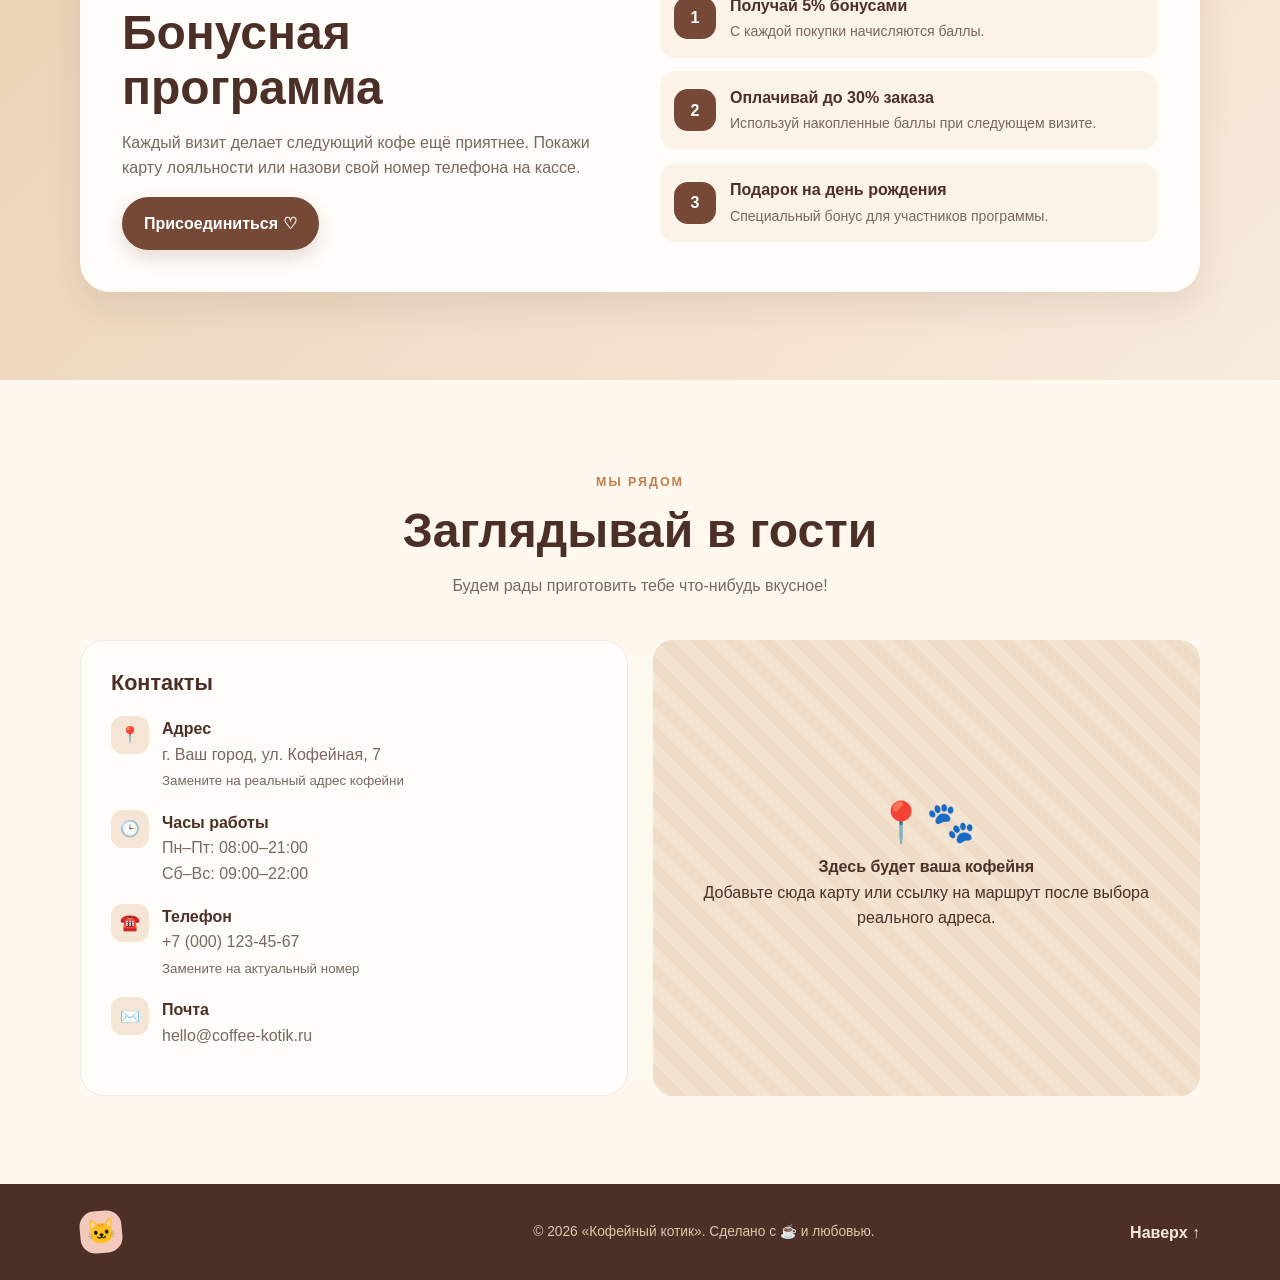
<file: wadw.html>
<!DOCTYPE html>
<html lang="ru">
<head>
  <meta charset="UTF-8">
  <meta name="viewport" content="width=device-width, initial-scale=1.0">
  <meta name="description" content="Кофейный котик — уютная кофейня с ароматным кофе, десертами и бонусами для гостей.">
  <title>Кофейный котик — кофе с характером</title>
  <style>
    :root {
      --cream: #fff8ee;
      --beige: #f0dfc8;
      --sand: #e3c6a3;
      --brown: #4c3027;
      --coffee: #754936;
      --caramel: #c47d4d;
      --pink: #f3c9bd;
      --text: #3f302a;
      --muted: #79685f;
      --white: #fffdf9;
      --shadow: 0 14px 36px rgba(76, 48, 39, .10);
    }

    * { box-sizing: border-box; }
    html { scroll-behavior: smooth; scroll-padding-top: 88px; }
    body {
      margin: 0;
      background: var(--cream);
      color: var(--text);
      font-family: "Trebuchet MS", Arial, sans-serif;
      line-height: 1.6;
    }
    a { color: inherit; text-decoration: none; }
    button, a { -webkit-tap-highlight-color: transparent; }
    .container { width: min(1120px, calc(100% - 40px)); margin: 0 auto; }
    .section { padding: 88px 0; }
    .section-heading { max-width: 650px; margin: 0 auto 42px; text-align: center; }
    .eyebrow {
      display: inline-block; margin-bottom: 10px; color: var(--caramel);
      font-size: .78rem; font-weight: 800; letter-spacing: .16em; text-transform: uppercase;
    }
    h1, h2, h3, p { margin-top: 0; }
    h1, h2, h3 { line-height: 1.15; }
    h2 { margin-bottom: 14px; color: var(--brown); font-size: clamp(2rem, 4vw, 3rem); }
    .section-heading p { color: var(--muted); margin-bottom: 0; }
    .btn {
      display: inline-flex; align-items: center; justify-content: center; gap: 9px;
      padding: 14px 22px; border: 0; border-radius: 999px;
      background: var(--coffee); color: white; font-weight: 800; cursor: pointer;
      box-shadow: 0 8px 18px rgba(117, 73, 54, .18);
      transition: transform .25s ease, background .25s ease, box-shadow .25s ease;
    }
    .btn:hover { transform: translateY(-3px); background: var(--brown); box-shadow: 0 12px 24px rgba(76,48,39,.22); }
    .btn-light { background: var(--white); color: var(--brown); }
    .btn-light:hover { background: var(--beige); color: var(--brown); }
    .site-header {
      position: sticky; top: 0; z-index: 1000; background: rgba(255,248,238,.94);
      border-bottom: 1px solid rgba(117,73,54,.12); backdrop-filter: blur(14px);
    }
    .nav-wrap { min-height: 76px; display: flex; align-items: center; justify-content: space-between; gap: 24px; }
    .brand { display: inline-flex; align-items: center; gap: 10px; color: var(--brown); font-size: 1.1rem; font-weight: 900; white-space: nowrap; }
    .brand-mark {
      display: grid; place-items: center; width: 42px; height: 42px; border-radius: 15px;
      background: var(--pink); font-size: 1.5rem; transform: rotate(-5deg);
    }
    .nav-links { display: flex; align-items: center; gap: clamp(12px, 2vw, 25px); }
    .nav-links a { font-size: .91rem; font-weight: 700; color: var(--muted); transition: color .2s ease; }
    .nav-links a:hover { color: var(--caramel); }
    .nav-links .nav-cta { padding: 10px 16px; border-radius: 99px; background: var(--brown); color: white; }
    .nav-links .nav-cta:hover { background: var(--caramel); }
    .hero {
      position: relative; overflow: hidden; padding: 82px 0 92px;
      background: radial-gradient(circle at 83% 18%, #f3d9bd 0, transparent 25%),
                  linear-gradient(125deg, #fff8ee 0%, #f6e6d2 58%, #edcfb1 100%);
    }
    .hero::before, .hero::after {
      position: absolute; content: ""; border: 1px solid rgba(117,73,54,.13); border-radius: 50%;
      pointer-events: none;
    }
    .hero::before { width: 420px; height: 420px; right: -130px; bottom: -240px; }
    .hero::after { width: 280px; height: 280px; right: -60px; bottom: -170px; }
    .hero-grid { display: grid; grid-template-columns: 1.08fr .92fr; align-items: center; gap: 45px; position: relative; z-index: 1; }
    .hero h1 { max-width: 650px; margin-bottom: 20px; color: var(--brown); font-size: clamp(2.8rem, 6vw, 5.3rem); letter-spacing: -.045em; }
    .hero h1 span { color: var(--caramel); }
    .hero-copy { max-width: 520px; margin-bottom: 28px; color: var(--muted); font-size: 1.08rem; }
    .hero-actions { display: flex; flex-wrap: wrap; gap: 12px; }
    .hero-note { display: flex; align-items: center; gap: 10px; margin-top: 28px; color: var(--muted); font-size: .9rem; }
    .hero-note strong { color: var(--brown); }
    .hero-art { min-height: 390px; display: grid; place-items: center; position: relative; }
    .coffee-illustration {
      width: min(340px, 82vw); aspect-ratio: 1; display: grid; place-items: center;
      position: relative; border-radius: 48% 52% 44% 56% / 51% 43% 57% 49%;
      background: #e5bd98; box-shadow: inset -18px -20px 0 rgba(117,73,54,.08), 0 24px 60px rgba(76,48,39,.14);
      animation: float 5s ease-in-out infinite;
    }
    .cup { position: relative; width: 190px; height: 150px; border-radius: 16px 16px 55px 55px; background: #fffaf3; box-shadow: inset -12px -8px 0 #ead9c5; transform: rotate(-7deg); }
    .cup::before { content: ""; position: absolute; right: -46px; top: 24px; width: 55px; height: 62px; border: 13px solid #fffaf3; border-left: 0; border-radius: 0 28px 28px 0; }
    .cup::after { content: ""; position: absolute; top: 14px; left: 15px; right: 15px; height: 20px; border-radius: 50%; background: #6d4030; box-shadow: inset 0 4px 0 #9e6a4c; }
    .cat-face { position: absolute; top: 54px; left: 0; right: 0; text-align: center; font-size: 3rem; }
    .steam { position: absolute; top: 48px; left: 50%; color: rgba(255,255,255,.85); font-size: 2rem; letter-spacing: 8px; transform: translateX(-50%); }
    .floating-label { position: absolute; padding: 12px 16px; border: 1px solid rgba(117,73,54,.1); border-radius: 16px; background: rgba(255,253,249,.9); box-shadow: var(--shadow); font-weight: 800; }
    .label-one { top: 40px; left: 0; transform: rotate(-7deg); }
    .label-two { right: 0; bottom: 42px; transform: rotate(5deg); }
    .label-three { top: 100px; right: 12px; font-size: 1.3rem; }
    .about-grid { display: grid; grid-template-columns: .9fr 1.1fr; gap: 55px; align-items: center; }
    .about-card { padding: 34px; border-radius: 28px; background: var(--beige); position: relative; overflow: hidden; }
    .about-card .big-cat { font-size: 5rem; line-height: 1; }
    .about-card blockquote { margin: 22px 0 0; color: var(--brown); font-size: 1.35rem; font-weight: 800; }
    .about-copy p { color: var(--muted); }
    .features { display: grid; grid-template-columns: repeat(3, 1fr); gap: 14px; margin-top: 25px; }
    .feature { padding: 16px; border-radius: 18px; background: var(--white); box-shadow: 0 6px 18px rgba(76,48,39,.05); }
    .feature b { display: block; color: var(--brown); font-size: 1.2rem; }
    .feature span { color: var(--muted); font-size: .83rem; }
    .menu-section { background: #f7ecdd; }
    .menu-grid { display: grid; grid-template-columns: repeat(3, 1fr); gap: 20px; }
    .drink-card { overflow: hidden; border: 1px solid rgba(117,73,54,.09); border-radius: 23px; background: var(--white); box-shadow: 0 7px 22px rgba(76,48,39,.06); transition: transform .25s ease, box-shadow .25s ease; }
    .drink-card:hover { transform: translateY(-7px); box-shadow: var(--shadow); }
    .drink-art { height: 160px; display: grid; place-items: center; background: linear-gradient(135deg, #f4dfc7, #e7c09a); font-size: 4.4rem; }
    .drink-card:nth-child(2n) .drink-art { background: linear-gradient(135deg, #e9d6c7, #d3ad8c); }
    .drink-card:nth-child(3n) .drink-art { background: linear-gradient(135deg, #f7e6dc, #edc4b7); }
    .drink-info { padding: 21px; }
    .drink-title-row { display: flex; justify-content: space-between; align-items: start; gap: 12px; }
    .drink-info h3 { margin-bottom: 8px; color: var(--brown); font-size: 1.1rem; }
    .price { color: var(--caramel); font-weight: 900; white-space: nowrap; }
    .drink-info p { min-height: 48px; margin-bottom: 0; color: var(--muted); font-size: .9rem; }
    .tag { display: inline-block; margin-top: 13px; padding: 5px 10px; border-radius: 99px; background: #f7e9d8; color: var(--coffee); font-size: .75rem; font-weight: 800; }
    .promos-grid { display: grid; grid-template-columns: repeat(3, 1fr); gap: 18px; }
    .promo { min-height: 245px; display: flex; flex-direction: column; align-items: flex-start; padding: 26px; border-radius: 24px; background: var(--brown); color: white; overflow: hidden; position: relative; }
    .promo:nth-child(2) { background: #c17b50; }
    .promo:nth-child(3) { background: #e9d4bc; color: var(--brown); }
    .promo .promo-icon { font-size: 2.2rem; margin-bottom: 14px; }
    .promo h3 { margin-bottom: 10px; font-size: 1.35rem; }
    .promo p { margin-bottom: 0; opacity: .88; font-size: .94rem; }
    .promo small { margin-top: auto; padding-top: 20px; font-weight: 800; opacity: .85; }
    .loyalty { background: linear-gradient(135deg, #ead1b4, #f8ebdc); }
    .loyalty-box { display: grid; grid-template-columns: 1fr 1fr; align-items: center; gap: 40px; padding: 42px; border-radius: 30px; background: var(--white); box-shadow: var(--shadow); }
    .loyalty-box p { color: var(--muted); }
    .loyalty-list { display: grid; gap: 13px; }
    .loyalty-step { display: flex; gap: 14px; align-items: center; padding: 14px; border-radius: 16px; background: #fbf2e8; }
    .step-number { flex: 0 0 42px; width: 42px; height: 42px; display: grid; place-items: center; border-radius: 14px; background: var(--coffee); color: white; font-weight: 900; }
    .loyalty-step b { display: block; color: var(--brown); }
    .loyalty-step span { color: var(--muted); font-size: .88rem; }
    .contacts-grid { display: grid; grid-template-columns: 1fr 1fr; gap: 25px; }
    .contact-card { padding: 30px; border: 1px solid rgba(117,73,54,.1); border-radius: 24px; background: var(--white); }
    .contact-card h3 { margin-bottom: 20px; color: var(--brown); font-size: 1.35rem; }
    .contact-line { display: flex; gap: 13px; margin: 17px 0; color: var(--muted); }
    .contact-line .icon { flex: 0 0 38px; width: 38px; height: 38px; display: grid; place-items: center; border-radius: 12px; background: #f4e5d4; }
    .contact-line b { display: block; color: var(--brown); }
    .map-placeholder { min-height: 230px; display: grid; place-items: center; text-align: center; padding: 24px; border-radius: 20px; background: repeating-linear-gradient(45deg, #f3e4d2, #f3e4d2 12px, #eedcc7 12px, #eedcc7 24px); color: var(--brown); }
    .map-placeholder span { display: block; font-size: 2.5rem; }
    .footer { padding: 27px 0; background: var(--brown); color: #f8e9d8; }
    .footer-inner { display: flex; align-items: center; justify-content: space-between; gap: 18px; }
    .footer p { margin: 0; color: #ddc5b0; font-size: .86rem; }
    .footer a { font-weight: 800; }
    .footer a:hover { color: white; }
    .reveal { animation: rise-in .7s ease both; }
    @keyframes float { 0%,100% { transform: translateY(0) rotate(-2deg); } 50% { transform: translateY(-12px) rotate(2deg); } }
    @keyframes rise-in { from { opacity: 0; transform: translateY(18px); } to { opacity: 1; transform: translateY(0); } }

    @media (max-width: 900px) {
      .nav-wrap { align-items: flex-start; flex-direction: column; gap: 8px; padding: 13px 0; }
      .nav-links { width: 100%; gap: 17px; overflow-x: auto; padding: 3px 0 7px; }
      .nav-links a { white-space: nowrap; font-size: .86rem; }
      .hero-grid { grid-template-columns: 1fr  .8fr; gap: 20px; }
      .hero-art { min-height: 320px; }
      .menu-grid, .promos-grid { grid-template-columns: repeat(2, 1fr); }
      .promos-grid .promo:last-child { grid-column: 1 / -1; min-height: 200px; }
    }
    @media (max-width: 650px) {
      .container { width: min(100% - 28px, 520px); }
      .section { padding: 62px 0; }
      .nav-wrap { min-height: auto; }
      .brand { font-size: 1rem; }
      .brand-mark { width: 36px; height: 36px; }
      .nav-links { gap: 16px; }
      .nav-links .nav-cta { padding: 8px 12px; }
      .hero { padding: 55px 0 62px; }
      .hero-grid, .about-grid, .loyalty-box, .contacts-grid { grid-template-columns: 1fr; }
      .hero h1 { font-size: clamp(2.6rem, 12vw, 4rem); }
      .hero-copy { font-size: 1rem; }
      .hero-art { min-height: 300px; margin-top: 5px; }
      .coffee-illustration { width: 260px; }
      .cup { transform: scale(.82) rotate(-7deg); }
      .label-one { left: 2px; top: 22px; }
      .label-two { right: 0; bottom: 20px; }
      .label-three { right: 0; top: 62px; }
      .about-card { padding: 26px; }
      .features { gap: 8px; }
      .feature { padding: 12px; }
      .feature b { font-size: 1rem; }
      .feature span { font-size: .75rem; }
      .menu-grid, .promos-grid { grid-template-columns: 1fr; }
      .promos-grid .promo:last-child { grid-column: auto; }
      .drink-art { height: 145px; }
      .loyalty-box { padding: 24px; gap: 20px; }
      .contact-card { padding: 23px; }
      .footer-inner { align-items: flex-start; flex-direction: column; }
    }
    @media (prefers-reduced-motion: reduce) {
      *, *::before, *::after { scroll-behavior: auto !important; animation-duration: .01ms !important; animation-iteration-count: 1 !important; transition-duration: .01ms !important; }
    }
  </style>
</head>
<body>
  <header class="site-header">
    <div class="container nav-wrap">
      <a class="brand" href="#home" aria-label="Кофейный котик — на главную">
        <span class="brand-mark">🐱</span><span>Кофейный котик</span>
      </a>
      <nav class="nav-links" aria-label="Главная навигация">
        <a href="#about">О нас</a>
        <a href="#menu">Меню</a>
        <a href="#promotions">Акции</a>
        <a href="#loyalty">Бонусы</a>
        <a href="#contacts">Контакты</a>
        <a class="nav-cta" href="#menu">Выбрать кофе ☕</a>
      </nav>
    </div>
  </header>

  <main>
    <section class="hero" id="home">
      <div class="container hero-grid">
        <div class="reveal">
          <span class="eyebrow">Место, где мурчит настроение</span>
          <h1>Твой день.<br>Твой кофе.<br><span>Твой котик.</span></h1>
          <p class="hero-copy">Загляни за чашкой ароматного кофе, останься ради уютной атмосферы. Здесь каждый глоток — маленькое удовольствие.</p>
          <div class="hero-actions">
            <a class="btn" href="#menu">Посмотреть меню <span>→</span></a>
            <a class="btn btn-light" href="#about">Наша история</a>
          </div>
          <div class="hero-note"><span>⭐ ⭐ ⭐ ⭐ ⭐</span><span><strong>С любовью к кофе</strong> и пушистым друзьям</span></div>
        </div>
        <div class="hero-art" aria-label="Иллюстрация чашки кофе с котиком">
          <div class="coffee-illustration">
            <span class="steam">〰 〰</span>
            <div class="cup"><div class="cat-face">🐱</div></div>
          </div>
          <div class="floating-label label-one">☕ Свежая обжарка</div>
          <div class="floating-label label-two">♡ Уют в каждой чашке</div>
          <div class="floating-label label-three">🐾</div>
        </div>
      </div>
    </section>

    <section class="section" id="about">
      <div class="container about-grid">
        <div class="about-card">
          <div class="big-cat">😺☕</div>
          <blockquote>«Хороший кофе — это объятие, только в чашке».</blockquote>
        </div>
        <div class="about-copy">
          <span class="eyebrow">Немного о нас</span>
          <h2>Маленькая кофейня с большим сердцем</h2>
          <p>«Кофейный котик» начался с простой мечты: создать место, куда приятно забежать утром и где хочется задержаться вечером. Мы любим насыщенный кофе, свежие десерты и людей, которые делают каждый день особенным.</p>
          <p>Мы тщательно подбираем зёрна, готовим напитки с заботой и верим, что уют складывается из мелочей: тёплого света, доброй улыбки и идеальной пенки на капучино.</p>
          <div class="features">
            <div class="feature"><b>☕ Каждый день</b><span>Свежий кофе</span></div>
            <div class="feature"><b>♡ С заботой</b><span>Готовим для вас</span></div>
            <div class="feature"><b>🐾 Уютно</b><span>Как дома</span></div>
          </div>
        </div>
      </div>
    </section>

    <section class="section menu-section" id="menu">
      <div class="container">
        <div class="section-heading">
          <span class="eyebrow">Выбирай настроение</span>
          <h2>Наше меню</h2>
          <p>Шесть любимчиков, с которых приятно начать знакомство с нашей кофейней.</p>
        </div>
        <div class="menu-grid">
          <article class="drink-card">
            <div class="drink-art">☕</div>
            <div class="drink-info"><div class="drink-title-row"><h3>Классический латте</h3><span class="price">240 ₽</span></div><p>Мягкий эспрессо и нежное молоко с бархатной пенкой.</p><span class="tag">Любимец гостей</span></div>
          </article>
          <article class="drink-card">
            <div class="drink-art">🤎</div>
            <div class="drink-info"><div class="drink-title-row"><h3>Капучино «Пушок»</h3><span class="price">220 ₽</span></div><p>Яркий кофе, воздушная молочная пена и какао сверху.</p><span class="tag">Классика</span></div>
          </article>
          <article class="drink-card">
            <div class="drink-art">🍫</div>
            <div class="drink-info"><div class="drink-title-row"><h3>Мокко «Шоколадка»</h3><span class="price">290 ₽</span></div><p>Эспрессо, шоколад и молоко — десерт в одной чашке.</p><span class="tag">Для сладкоежек</span></div>
          </article>
          <article class="drink-card">
            <div class="drink-art">🧊</div>
            <div class="drink-info"><div class="drink-title-row"><h3>Айс-латте «Мур»</h3><span class="price">270 ₽</span></div><p>Освежающий кофе со льдом и прохладным молоком.</p><span class="tag">Холодный напиток</span></div>
          </article>
          <article class="drink-card">
            <div class="drink-art">🍯</div>
            <div class="drink-info"><div class="drink-title-row"><h3>Раф «Карамельный кот»</h3><span class="price">310 ₽</span></div><p>Нежные сливки, ваниль и тёплая карамельная сладость.</p><span class="tag">Фирменный</span></div>
          </article>
          <article class="drink-card">
            <div class="drink-art">🍵</div>
            <div class="drink-info"><div class="drink-title-row"><h3>Матча-латте «Лапка»</h3><span class="price">280 ₽</span></div><p>Японский зелёный чай с мягким молочным вкусом.</p><span class="tag">Без кофе</span></div>
          </article>
        </div>
      </div>
    </section>

    <section class="section" id="promotions">
      <div class="container">
        <div class="section-heading">
          <span class="eyebrow">Приятные мелочи</span>
          <h2>Акции и угощения</h2>
          <p>Поводы заглянуть к нам чуть чаще. Условия и даты можно изменить под реальные предложения кофейни.</p>
        </div>
        <div class="promos-grid">
          <article class="promo"><div class="promo-icon">🌅</div><h3>Доброе утро</h3><p>Скидка 15% на любой горячий напиток до 11:00.</p><small>По будням · до 11:00</small></article>
          <article class="promo"><div class="promo-icon">🍪</div><h3>Кофе + десерт</h3><p>Возьми напиток и десерт вместе — получи приятную скидку на комплект.</p><small>Каждый день</small></article>
          <article class="promo"><div class="promo-icon">🐱</div><h3>Приведи друга</h3><p>При первом визите друга угостим вас обоих бонусными баллами.</p><small>Для новых гостей</small></article>
        </div>
      </div>
    </section>

    <section class="section loyalty" id="loyalty">
      <div class="container loyalty-box">
        <div>
          <span class="eyebrow">Копи мур-мур-баллы</span>
          <h2>Бонусная программа</h2>
          <p>Каждый визит делает следующий кофе ещё приятнее. Покажи карту лояльности или назови свой номер телефона на кассе.</p>
          <a class="btn" href="#contacts">Присоединиться ♡</a>
        </div>
        <div class="loyalty-list">
          <div class="loyalty-step"><div class="step-number">1</div><div><b>Получай 5% бонусами</b><span>С каждой покупки начисляются баллы.</span></div></div>
          <div class="loyalty-step"><div class="step-number">2</div><div><b>Оплачивай до 30% заказа</b><span>Используй накопленные баллы при следующем визите.</span></div></div>
          <div class="loyalty-step"><div class="step-number">3</div><div><b>Подарок на день рождения</b><span>Специальный бонус для участников программы.</span></div></div>
        </div>
      </div>
    </section>

    <section class="section" id="contacts">
      <div class="container">
        <div class="section-heading">
          <span class="eyebrow">Мы рядом</span>
          <h2>Заглядывай в гости</h2>
          <p>Будем рады приготовить тебе что-нибудь вкусное!</p>
        </div>
        <div class="contacts-grid">
          <div class="contact-card">
            <h3>Контакты</h3>
            <div class="contact-line"><span class="icon">📍</span><div><b>Адрес</b>г. Ваш город, ул. Кофейная, 7 <br><small>Замените на реальный адрес кофейни</small></div></div>
            <div class="contact-line"><span class="icon">🕒</span><div><b>Часы работы</b>Пн–Пт: 08:00–21:00<br>Сб–Вс: 09:00–22:00</div></div>
            <div class="contact-line"><span class="icon">☎️</span><div><b>Телефон</b>+7 (000) 123-45-67 <br><small>Замените на актуальный номер</small></div></div>
            <div class="contact-line"><span class="icon">✉️</span><div><b>Почта</b>hello@coffee-kotik.ru</div></div>
          </div>
          <div class="map-placeholder"><div><span>📍🐾</span><b>Здесь будет ваша кофейня</b><p>Добавьте сюда карту или ссылку на маршрут после выбора реального адреса.</p></div></div>
        </div>
      </div>
    </section>
  </main>

  <footer class="footer">
    <div class="container footer-inner">
      <a class="brand" href="#home"><span class="brand-mark">🐱</span><span>Кофейный котик</span></a>
      <p>© 2026 «Кофейный котик». Сделано с ☕ и любовью.</p>
      <a href="#home">Наверх ↑</a>
    </div>
  </footer>
</body>
</html>
</file>
<file: style.css>
:root {
  --cream: #fff8ee;
  --beige: #f0dfc8;
  --sand: #e3c6a3;
  --brown: #4c3027;
  --coffee: #754936;
  --caramel: #c47d4d;
  --pink: #f3c9bd;
  --text: #3f302a;
  --muted: #79685f;
  --white: #fffdf9;
  --shadow: 0 14px 36px rgba(76, 48, 39, .10);
}

* { box-sizing: border-box; }
html { scroll-behavior: smooth; scroll-padding-top: 88px; }
body {
  margin: 0;
  background: var(--cream);
  color: var(--text);
  font-family: "Trebuchet MS", Arial, sans-serif;
  line-height: 1.6;
}
a { color: inherit; text-decoration: none; }
button, a { -webkit-tap-highlight-color: transparent; }
:focus-visible { outline: 3px solid var(--caramel); outline-offset: 3px; }
.container { width: min(1120px, calc(100% - 40px)); margin: 0 auto; }
.section { padding: 88px 0; }
.section-heading { max-width: 650px; margin: 0 auto 42px; text-align: center; }
.eyebrow {
  display: inline-block; margin-bottom: 10px; color: var(--caramel);
  font-size: .78rem; font-weight: 800; letter-spacing: .16em; text-transform: uppercase;
}
h1, h2, h3, p { margin-top: 0; }
h1, h2, h3 { line-height: 1.15; }
h2 { margin-bottom: 14px; color: var(--brown); font-size: clamp(2rem, 4vw, 3rem); }
.section-heading p { color: var(--muted); margin-bottom: 0; }
.btn {
  display: inline-flex; align-items: center; justify-content: center; gap: 9px;
  padding: 14px 22px; border: 0; border-radius: 999px;
  background: var(--coffee); color: white; font-weight: 800; cursor: pointer;
  box-shadow: 0 8px 18px rgba(117, 73, 54, .18);
  transition: transform .25s ease, background .25s ease, box-shadow .25s ease;
}
.btn:hover { transform: translateY(-3px); background: var(--brown); box-shadow: 0 12px 24px rgba(76,48,39,.22); }
.btn-light { background: var(--white); color: var(--brown); }
.btn-light:hover { background: var(--beige); color: var(--brown); }
.site-header {
  position: sticky; top: 0; z-index: 1000; background: rgba(255,248,238,.94);
  border-bottom: 1px solid rgba(117,73,54,.12); backdrop-filter: blur(14px);
}
.nav-wrap { min-height: 76px; display: flex; align-items: center; justify-content: space-between; gap: 24px; }
.brand { display: inline-flex; align-items: center; gap: 10px; color: var(--brown); font-size: 1.1rem; font-weight: 900; white-space: nowrap; }
.brand-mark {
  display: grid; place-items: center; width: 42px; height: 42px; border-radius: 15px;
  background: var(--pink); font-size: 1.5rem; transform: rotate(-5deg);
}
.nav-links { display: flex; align-items: center; gap: clamp(12px, 2vw, 25px); }
.nav-links a { font-size: .91rem; font-weight: 700; color: var(--muted); transition: color .2s ease; }
.nav-links a:hover { color: var(--caramel); }
.nav-links .nav-cta { padding: 10px 16px; border-radius: 99px; background: var(--brown); color: white; }
.nav-links .nav-cta:hover { background: var(--caramel); color: #fff; }
.hero {
  position: relative; overflow: hidden; padding: 82px 0 92px;
  background: radial-gradient(circle at 83% 18%, #f3d9bd 0, transparent 25%),
              linear-gradient(125deg, #fff8ee 0%, #f6e6d2 58%, #edcfb1 100%);
}
.hero::before, .hero::after {
  position: absolute; content: ""; border: 1px solid rgba(117,73,54,.13); border-radius: 50%;
  pointer-events: none;
}
.hero::before { width: 420px; height: 420px; right: -130px; bottom: -240px; }
.hero::after { width: 280px; height: 280px; right: -60px; bottom: -170px; }
.hero-grid { display: grid; grid-template-columns: 1.08fr .92fr; align-items: center; gap: 45px; position: relative; z-index: 1; }
.hero h1 { max-width: 650px; margin-bottom: 20px; color: var(--brown); font-size: clamp(2.8rem, 6vw, 5.3rem); letter-spacing: -.045em; }
.hero h1 span { color: var(--caramel); }
.hero-copy { max-width: 520px; margin-bottom: 28px; color: var(--muted); font-size: 1.08rem; }
.hero-actions { display: flex; flex-wrap: wrap; gap: 12px; }
.hero-note { display: flex; align-items: center; gap: 10px; margin-top: 28px; color: var(--muted); font-size: .9rem; }
.hero-note strong { color: var(--brown); }
.hero-art { min-height: 390px; display: grid; place-items: center; position: relative; }
.coffee-illustration {
  width: min(340px, 82vw); aspect-ratio: 1; display: grid; place-items: center;
  position: relative; border-radius: 48% 52% 44% 56% / 51% 43% 57% 49%;
  background: #e5bd98; box-shadow: inset -18px -20px 0 rgba(117,73,54,.08), 0 24px 60px rgba(76,48,39,.14);
  animation: float 5s ease-in-out infinite;
}
.hero-photo {
  width: min(340px, 82vw); aspect-ratio: 1; object-fit: cover; display: block;
  border-radius: 48% 52% 44% 56% / 51% 43% 57% 49%;
  box-shadow: 0 24px 60px rgba(76,48,39,.16); animation: float 5s ease-in-out infinite;
}
.about-photo {
  width: 100%; aspect-ratio: 4 / 3; object-fit: cover; display: block;
  border-radius: 20px; box-shadow: 0 12px 28px rgba(76,48,39,.12);
}
.drink-art img {
  width: 100%; height: 100%; object-fit: cover; display: block;
}
.cup { position: relative; width: 190px; height: 150px; border-radius: 16px 16px 55px 55px; background: #fffaf3; box-shadow: inset -12px -8px 0 #ead9c5; transform: rotate(-7deg); }
.cup::before { content: ""; position: absolute; right: -46px; top: 24px; width: 55px; height: 62px; border: 13px solid #fffaf3; border-left: 0; border-radius: 0 28px 28px 0; }
.cup::after { content: ""; position: absolute; top: 14px; left: 15px; right: 15px; height: 20px; border-radius: 50%; background: #6d4030; box-shadow: inset 0 4px 0 #9e6a4c; }
.cat-face { position: absolute; top: 54px; left: 0; right: 0; text-align: center; font-size: 3rem; }
.steam { position: absolute; top: 48px; left: 50%; color: rgba(255,255,255,.85); font-size: 2rem; letter-spacing: 8px; transform: translateX(-50%); }
.floating-label { position: absolute; padding: 12px 16px; border: 1px solid rgba(117,73,54,.1); border-radius: 16px; background: rgba(255,253,249,.9); box-shadow: var(--shadow); font-weight: 800; }
.label-one { top: 40px; left: 0; transform: rotate(-7deg); }
.label-two { right: 0; bottom: 42px; transform: rotate(5deg); }
.label-three { top: 100px; right: 12px; font-size: 1.3rem; }
.about-grid { display: grid; grid-template-columns: .9fr 1.1fr; gap: 55px; align-items: center; }
.about-card { padding: 34px; border-radius: 28px; background: var(--beige); position: relative; overflow: hidden; }
.about-card .big-cat { font-size: 5rem; line-height: 1; }
.about-card blockquote { margin: 22px 0 0; color: var(--brown); font-size: 1.35rem; font-weight: 800; }
.about-copy p { color: var(--muted); }
.features { display: grid; grid-template-columns: repeat(3, 1fr); gap: 14px; margin-top: 25px; }
.feature { padding: 16px; border-radius: 18px; background: var(--white); box-shadow: 0 6px 18px rgba(76,48,39,.05); }
.feature b { display: block; color: var(--brown); font-size: 1.2rem; }
.feature span { color: var(--muted); font-size: .83rem; }
.menu-section { background: #f7ecdd; }
.menu-grid { display: grid; grid-template-columns: repeat(3, 1fr); gap: 20px; }
.drink-card { overflow: hidden; border: 1px solid rgba(117,73,54,.09); border-radius: 23px; background: var(--white); box-shadow: 0 7px 22px rgba(76,48,39,.06); transition: transform .25s ease, box-shadow .25s ease; }
.drink-card:hover { transform: translateY(-7px); box-shadow: var(--shadow); }
.drink-art { height: 160px; display: grid; place-items: center; background: linear-gradient(135deg, #f4dfc7, #e7c09a); font-size: 4.4rem; }
.drink-card:nth-child(2n) .drink-art { background: linear-gradient(135deg, #e9d6c7, #d3ad8c); }
.drink-card:nth-child(3n) .drink-art { background: linear-gradient(135deg, #f7e6dc, #edc4b7); }
.drink-info { padding: 21px; }
.drink-title-row { display: flex; justify-content: space-between; align-items: start; gap: 12px; }
.drink-info h3 { margin-bottom: 8px; color: var(--brown); font-size: 1.1rem; }
.price { color: var(--caramel); font-weight: 900; white-space: nowrap; }
.drink-info p { min-height: 48px; margin-bottom: 0; color: var(--muted); font-size: .9rem; }
.tag { display: inline-block; margin-top: 13px; padding: 5px 10px; border-radius: 99px; background: #f7e9d8; color: var(--coffee); font-size: .75rem; font-weight: 800; }
.promos-grid { display: grid; grid-template-columns: repeat(3, 1fr); gap: 18px; }
.promo { min-height: 245px; display: flex; flex-direction: column; align-items: flex-start; padding: 26px; border-radius: 24px; background: var(--brown); color: white; overflow: hidden; position: relative; }
.promo:nth-child(2) { background: #c17b50; }
.promo:nth-child(3) { background: #e9d4bc; color: var(--brown); }
.promo .promo-icon { font-size: 2.2rem; margin-bottom: 14px; }
.promo h3 { margin-bottom: 10px; font-size: 1.35rem; }
.promo p { margin-bottom: 0; opacity: .88; font-size: .94rem; }
.promo small { margin-top: auto; padding-top: 20px; font-weight: 800; opacity: .85; }
.loyalty { background: linear-gradient(135deg, #ead1b4, #f8ebdc); }
.loyalty-box { display: grid; grid-template-columns: 1fr 1fr; align-items: center; gap: 40px; padding: 42px; border-radius: 30px; background: var(--white); box-shadow: var(--shadow); }
.loyalty-box p { color: var(--muted); }
.loyalty-list { display: grid; gap: 13px; }
.loyalty-step { display: flex; gap: 14px; align-items: center; padding: 14px; border-radius: 16px; background: #fbf2e8; }
.step-number { flex: 0 0 42px; width: 42px; height: 42px; display: grid; place-items: center; border-radius: 14px; background: var(--coffee); color: white; font-weight: 900; }
.loyalty-step b { display: block; color: var(--brown); }
.loyalty-step span { color: var(--muted); font-size: .88rem; }
.contacts-grid { display: grid; grid-template-columns: 1fr 1fr; gap: 25px; }
.contact-card { padding: 30px; border: 1px solid rgba(117,73,54,.1); border-radius: 24px; background: var(--white); }
.contact-card h3 { margin-bottom: 20px; color: var(--brown); font-size: 1.35rem; }
.contact-line { display: flex; gap: 13px; margin: 17px 0; color: var(--muted); }
.contact-line .icon { flex: 0 0 38px; width: 38px; height: 38px; display: grid; place-items: center; border-radius: 12px; background: #f4e5d4; }
.contact-line b { display: block; color: var(--brown); }
.map-placeholder { min-height: 230px; display: grid; place-items: center; text-align: center; padding: 24px; border-radius: 20px; background: repeating-linear-gradient(45deg, #f3e4d2, #f3e4d2 12px, #eedcc7 12px, #eedcc7 24px); color: var(--brown); }
.map-placeholder span { display: block; font-size: 2.5rem; }
.footer { padding: 27px 0; background: var(--brown); color: #f8e9d8; }
.footer .brand { color: #f8e9d8; }
.footer-inner { display: flex; align-items: center; justify-content: space-between; gap: 18px; }
.footer p { margin: 0; color: #ddc5b0; font-size: .86rem; }
.footer a { font-weight: 800; }
.footer a:hover { color: white; }
.reveal { animation: rise-in .7s ease both; }
@keyframes float { 0%,100% { transform: translateY(0) rotate(-2deg); } 50% { transform: translateY(-12px) rotate(2deg); } }
@keyframes rise-in { from { opacity: 0; transform: translateY(18px); } to { opacity: 1; transform: translateY(0); } }

@media (max-width: 900px) {
  html { scroll-padding-top: 120px; }
  .nav-wrap { align-items: flex-start; flex-direction: column; gap: 8px; padding: 13px 0; }
  .nav-links { width: 100%; gap: 17px; overflow-x: auto; padding: 3px 0 7px; }
  .nav-links a { white-space: nowrap; font-size: .86rem; }
  .hero-grid { grid-template-columns: 1fr  .8fr; gap: 20px; }
  .hero-art { min-height: 320px; }
  .menu-grid, .promos-grid { grid-template-columns: repeat(2, 1fr); }
  .promos-grid .promo:last-child { grid-column: 1 / -1; min-height: 200px; }
}
@media (max-width: 650px) {
  .container { width: min(100% - 28px, 520px); }
  .section { padding: 62px 0; }
  .nav-wrap { min-height: auto; }
  .brand { font-size: 1rem; }
  .brand-mark { width: 36px; height: 36px; }
  .nav-links { gap: 16px; }
  .nav-links .nav-cta { padding: 8px 12px; }
  .hero { padding: 55px 0 62px; }
  .hero-grid, .about-grid, .loyalty-box, .contacts-grid { grid-template-columns: 1fr; }
  .hero h1 { font-size: clamp(2.6rem, 12vw, 4rem); }
  .hero-copy { font-size: 1rem; }
  .hero-art { min-height: 300px; margin-top: 5px; }
  .coffee-illustration { width: 260px; }
  .hero-photo { width: 260px; }
  .cup { transform: scale(.82) rotate(-7deg); }
  .label-one { left: 2px; top: 22px; }
  .label-two { right: 0; bottom: 20px; }
  .label-three { right: 0; top: 62px; }
  .about-card { padding: 26px; }
  .features { gap: 8px; }
  .feature { padding: 12px; }
  .feature b { font-size: 1rem; }
  .feature span { font-size: .75rem; }
  .menu-grid, .promos-grid { grid-template-columns: 1fr; }
  .promos-grid .promo:last-child { grid-column: auto; }
  .drink-art { height: 145px; }
  .loyalty-box { padding: 24px; gap: 20px; }
  .contact-card { padding: 23px; }
  .footer-inner { align-items: flex-start; flex-direction: column; }
}
@media (prefers-reduced-motion: reduce) {
  *, *::before, *::after { scroll-behavior: auto !important; animation-duration: .01ms !important; animation-iteration-count: 1 !important; transition-duration: .01ms !important; }
}
</file>
